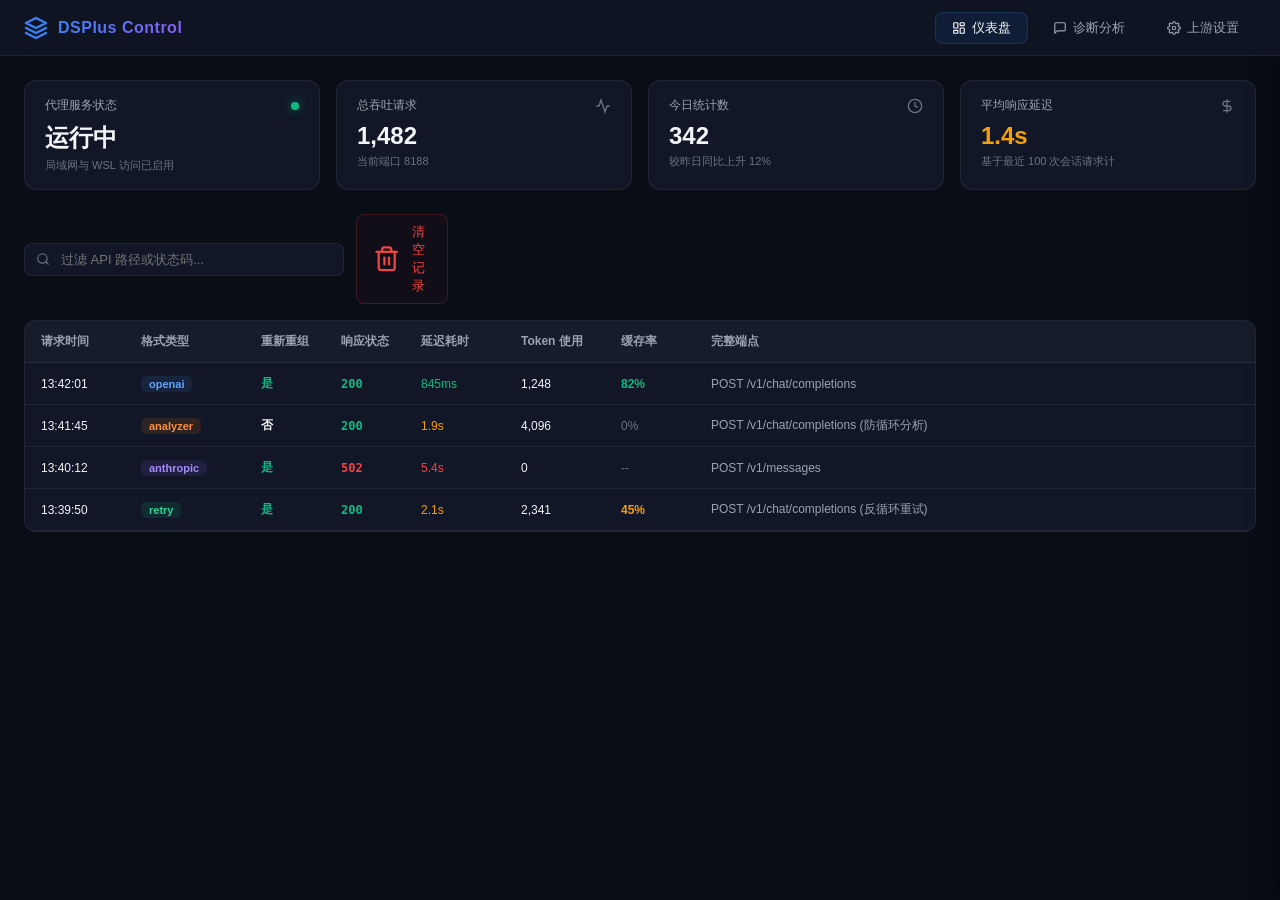
<file: web/demo.html>
<!DOCTYPE html>
<html lang="zh-CN">
<head>
<meta charset="UTF-8">
<meta name="viewport" content="width=device-width, initial-scale=1.0">
<title>DSPlus - 静态交互原型设计演示</title>
<style>
/* ── 核心设计系统与变量 ── */
:root {
  --bg: #090d16;
  --panel-bg: #111726;
  --panel-hover: #1b2336;
  --panel-active: #232d45;
  --border: rgba(255, 255, 255, 0.07);
  --border-focus: #3b82f6;
  --text-primary: #f3f4f6;
  --text-secondary: #9ca3af;
  --text-muted: #6b7280;
  
  --accent-blue: #3b82f6;
  --accent-blue-rgb: 59, 130, 246;
  --accent-green: #10b981;
  --accent-green-rgb: 16, 185, 129;
  --accent-red: #ef4444;
  --accent-red-rgb: 239, 68, 68;
  --accent-yellow: #f59e0b;
  --accent-yellow-rgb: 245, 158, 11;
  --accent-purple: #8b5cf6;
  --accent-purple-rgb: 139, 92, 246;
  --accent-orange: #f97316;
  --accent-orange-rgb: 249, 115, 22;
}

*, *::before, *::after {
  box-sizing: border-box;
  margin: 0;
  padding: 0;
}

::-webkit-scrollbar {
  width: 6px;
  height: 6px;
}
::-webkit-scrollbar-track {
  background: var(--bg);
}
::-webkit-scrollbar-thumb {
  background: var(--panel-active);
  border-radius: 3px;
}
::-webkit-scrollbar-thumb:hover {
  background: var(--text-muted);
}

body {
  font-family: 'Inter', -apple-system, BlinkMacSystemFont, "Segoe UI", Roboto, sans-serif;
  background: var(--bg);
  color: var(--text-primary);
  height: 100vh;
  display: flex;
  flex-direction: column;
  overflow: hidden;
}

/* ── 头部导航栏 (Glassmorphism) ── */
header {
  background: rgba(17, 23, 38, 0.75);
  backdrop-filter: blur(16px);
  border-bottom: 1px solid var(--border);
  padding: 0 24px;
  height: 56px;
  display: flex;
  align-items: center;
  justify-content: space-between;
  flex-shrink: 0;
  z-index: 50;
}
.brand {
  display: flex;
  align-items: center;
  gap: 10px;
}
.brand-icon {
  width: 24px;
  height: 24px;
  color: var(--accent-blue);
}
.brand-name {
  font-size: 16px;
  font-weight: 700;
  letter-spacing: 0.5px;
  background: linear-gradient(135deg, #3b82f6, #8b5cf6);
  -webkit-background-clip: text;
  -webkit-text-fill-color: transparent;
}
nav {
  display: flex;
  gap: 8px;
}
nav button {
  background: transparent;
  border: 1px solid transparent;
  color: var(--text-secondary);
  padding: 6px 16px;
  border-radius: 8px;
  cursor: pointer;
  font-size: 13px;
  font-weight: 500;
  display: flex;
  align-items: center;
  gap: 6px;
  transition: all 0.2s cubic-bezier(0.4, 0, 0.2, 1);
}
nav button svg {
  width: 14px;
  height: 14px;
}
nav button:hover {
  color: var(--text-primary);
  background: rgba(255, 255, 255, 0.04);
}
nav button.active {
  color: var(--text-primary);
  background: rgba(59, 130, 246, 0.1);
  border-color: rgba(59, 130, 246, 0.2);
}

/* ── 主内容区 ── */
main {
  flex: 1;
  overflow: hidden;
  position: relative;
}
.page {
  display: none;
  height: 100%;
  padding: 24px;
  overflow-y: auto;
}
.page.active {
  display: block;
}

/* ── 仪表盘页面组件 ── */
.status-grid {
  display: grid;
  grid-template-columns: repeat(auto-fit, minmax(220px, 1fr));
  gap: 16px;
  margin-bottom: 24px;
}
.card {
  background: var(--panel-bg);
  border: 1px solid var(--border);
  border-radius: 12px;
  padding: 16px 20px;
  display: flex;
  flex-direction: column;
  position: relative;
  overflow: hidden;
  transition: transform 0.2s, border-color 0.2s;
}
.card:hover {
  border-color: rgba(255, 255, 255, 0.12);
  transform: translateY(-2px);
}
.card-header {
  display: flex;
  justify-content: space-between;
  align-items: center;
  color: var(--text-secondary);
  font-size: 12px;
  font-weight: 500;
  margin-bottom: 8px;
}
.card-header svg {
  width: 16px;
  height: 16px;
  color: var(--text-muted);
}
.card-value {
  font-size: 24px;
  font-weight: 700;
  color: var(--text-primary);
  font-variant-numeric: tabular-nums;
}
.card-desc {
  font-size: 11px;
  color: var(--text-muted);
  margin-top: 4px;
}

.status-dot-active {
  width: 8px;
  height: 8px;
  border-radius: 50%;
  background: var(--accent-green);
  box-shadow: 0 0 10px rgba(16, 185, 129, 0.6);
}

/* 工具栏 */
.toolbar {
  display: flex;
  gap: 12px;
  align-items: center;
  margin-bottom: 16px;
}
.search-wrapper {
  position: relative;
  flex: 1;
  max-width: 320px;
}
.search-wrapper svg {
  position: absolute;
  left: 12px;
  top: 50%;
  transform: translateY(-50%);
  width: 14px;
  height: 14px;
  color: var(--text-muted);
}
.search-input {
  width: 100%;
  padding: 8px 12px 8px 36px;
  background: var(--panel-bg);
  border: 1px solid var(--border);
  border-radius: 8px;
  color: var(--text-primary);
  font-size: 13px;
  outline: none;
  transition: all 0.2s;
}
.search-input:focus {
  border-color: var(--accent-blue);
  box-shadow: 0 0 0 2px rgba(59, 130, 246, 0.15);
}

.btn {
  padding: 8px 16px;
  background: var(--panel-bg);
  border: 1px solid var(--border);
  border-radius: 8px;
  color: var(--text-primary);
  font-size: 13px;
  font-weight: 500;
  cursor: pointer;
  display: flex;
  align-items: center;
  gap: 6px;
  transition: all 0.2s;
}
.btn:hover {
  background: var(--panel-hover);
  border-color: rgba(255, 255, 255, 0.15);
}
.btn-danger {
  color: var(--accent-red);
  border-color: rgba(239, 68, 68, 0.2);
  background: rgba(239, 68, 68, 0.04);
}
.btn-danger:hover {
  background: rgba(239, 68, 68, 0.1);
  border-color: var(--accent-red);
}
.btn-primary {
  background: var(--accent-blue);
  color: #fff;
  border: none;
}
.btn-primary:hover {
  background: #2563eb;
}

/* 表格重构 */
.table-container {
  background: var(--panel-bg);
  border: 1px solid var(--border);
  border-radius: 12px;
  overflow: hidden;
}
.modern-table {
  width: 100%;
  border-collapse: collapse;
  font-size: 12px;
  text-align: left;
}
.modern-table th {
  padding: 12px 16px;
  background: rgba(255, 255, 255, 0.02);
  color: var(--text-secondary);
  font-weight: 600;
  border-bottom: 1px solid var(--border);
}
.modern-table td {
  padding: 12px 16px;
  border-bottom: 1px solid var(--border);
  color: var(--text-primary);
}
.modern-table tbody tr {
  cursor: pointer;
  transition: background 0.15s;
}
.modern-table tbody tr:hover {
  background: rgba(255, 255, 255, 0.02);
}
.modern-table tbody tr.active-row {
  background: rgba(59, 130, 246, 0.05);
}

/* Badge 徽章 */
.badge {
  display: inline-flex;
  align-items: center;
  padding: 2px 8px;
  border-radius: 6px;
  font-size: 11px;
  font-weight: 600;
}
.badge-openai {
  background: rgba(59, 130, 246, 0.12);
  color: #60a5fa;
}
.badge-anthropic {
  background: rgba(139, 92, 246, 0.12);
  color: #a78bfa;
}
.badge-analyzer {
  background: rgba(249, 115, 22, 0.12);
  color: #fb923c;
}
.badge-retry {
  background: rgba(16, 185, 129, 0.12);
  color: #34d399;
}
.status-code {
  font-family: monospace;
  font-weight: bold;
}
.status-success {
  color: var(--accent-green);
}
.status-error {
  color: var(--accent-red);
}

/* ── 右侧侧滑抽屉面板 (Slide-over Drawer) ── */
.drawer-overlay {
  position: absolute;
  top: 0;
  right: -420px;
  width: 420px;
  height: 100%;
  background: var(--panel-bg);
  border-left: 1px solid var(--border);
  box-shadow: -8px 0 24px rgba(0, 0, 0, 0.4);
  z-index: 100;
  display: flex;
  flex-direction: column;
  transition: right 0.3s cubic-bezier(0.4, 0, 0.2, 1);
}
.drawer-overlay.open {
  right: 0;
}
.drawer-header {
  padding: 16px 20px;
  border-bottom: 1px solid var(--border);
  display: flex;
  justify-content: space-between;
  align-items: center;
}
.drawer-title {
  font-size: 14px;
  font-weight: 600;
}
.drawer-close {
  background: transparent;
  border: none;
  color: var(--text-secondary);
  cursor: pointer;
  display: flex;
  align-items: center;
  justify-content: center;
  padding: 4px;
  border-radius: 4px;
}
.drawer-close:hover {
  background: rgba(255, 255, 255, 0.05);
  color: var(--text-primary);
}
.drawer-close svg {
  width: 16px;
  height: 16px;
}
.drawer-body {
  flex: 1;
  overflow-y: auto;
  padding: 20px;
}

.detail-section {
  margin-bottom: 20px;
}
.detail-section-header {
  display: flex;
  justify-content: space-between;
  align-items: center;
  cursor: pointer;
  user-select: none;
  margin-bottom: 8px;
}
.detail-label {
  font-size: 11px;
  font-weight: 600;
  color: var(--text-secondary);
  text-transform: uppercase;
  letter-spacing: 0.5px;
  display: flex;
  align-items: center;
  gap: 6px;
}
.detail-label svg {
  width: 10px;
  height: 10px;
  transition: transform 0.2s;
}
.detail-section.collapsed svg {
  transform: rotate(-90deg);
}
.detail-section.collapsed .code-block-wrapper {
  display: none;
}

.code-block-wrapper {
  position: relative;
  background: rgba(0, 0, 0, 0.25);
  border: 1px solid var(--border);
  border-radius: 8px;
  overflow: hidden;
}
.code-header {
  display: flex;
  justify-content: flex-end;
  padding: 6px 12px;
  background: rgba(255, 255, 255, 0.02);
  border-bottom: 1px solid var(--border);
}
.btn-copy {
  background: transparent;
  border: none;
  color: var(--text-muted);
  cursor: pointer;
  font-size: 10px;
  display: flex;
  align-items: center;
  gap: 4px;
  padding: 2px 6px;
  border-radius: 4px;
}
.btn-copy:hover {
  color: var(--text-primary);
  background: rgba(255, 255, 255, 0.04);
}
.btn-copy svg {
  width: 12px;
  height: 12px;
}
pre {
  margin: 0;
  padding: 12px;
  font-family: 'Fira Code', 'Cascadia Code', Consolas, monospace;
  font-size: 11px;
  line-height: 1.5;
  white-space: pre-wrap;
  word-break: break-all;
  overflow: auto;
  max-height: 240px;
}

/* ── 分析页面双栏布局 ── */
.analysis-layout {
  display: flex;
  height: 100%;
  margin: -24px; /* 抵消 page padding */
  overflow: hidden;
}
.analysis-sidebar {
  width: 300px;
  border-right: 1px solid var(--border);
  background: var(--panel-bg);
  display: flex;
  flex-direction: column;
  flex-shrink: 0;
}
.sidebar-title-bar {
  padding: 16px;
  border-bottom: 1px solid var(--border);
  display: flex;
  justify-content: space-between;
  align-items: center;
}
.sidebar-title-bar h3 {
  font-size: 13px;
  font-weight: 600;
}
.sidebar-list {
  flex: 1;
  overflow-y: auto;
}
.session-item {
  padding: 14px 16px;
  border-bottom: 1px solid var(--border);
  cursor: pointer;
  transition: background 0.15s;
}
.session-item:hover {
  background: rgba(255, 255, 255, 0.02);
}
.session-item.active {
  background: rgba(59, 130, 246, 0.05);
  border-left: 3px solid var(--accent-blue);
}
.session-header {
  display: flex;
  justify-content: space-between;
  margin-bottom: 6px;
}
.session-time {
  font-size: 11px;
  color: var(--text-muted);
}
.session-model {
  font-size: 12px;
  font-weight: 600;
  color: var(--text-primary);
  white-space: nowrap;
  overflow: hidden;
  text-overflow: ellipsis;
}

.analysis-main {
  flex: 1;
  display: flex;
  flex-direction: column;
  background: var(--bg);
  overflow: hidden;
}
.analysis-main-header {
  padding: 16px 24px;
  border-bottom: 1px solid var(--border);
  display: flex;
  justify-content: space-between;
  align-items: center;
  background: var(--panel-bg);
}
.analysis-summary-section {
  display: flex;
  gap: 16px;
  flex-wrap: wrap;
  margin-top: 6px;
  font-size: 12px;
  color: var(--text-secondary);
}
.summary-val {
  color: var(--text-primary);
  font-weight: 600;
}

.chat-timeline-container {
  flex: 1;
  overflow-y: auto;
  padding: 24px;
}
.chat-timeline {
  display: flex;
  flex-direction: column;
  gap: 20px;
  max-width: 800px;
  margin: 0 auto;
}

/* 聊天气泡设计 */
.chat-bubble {
  max-width: 85%;
  padding: 14px 18px;
  border-radius: 12px;
  line-height: 1.6;
  font-size: 13px;
  position: relative;
}
.chat-bubble.user {
  background: var(--panel-bg);
  border: 1px solid var(--border);
  align-self: flex-end;
  border-bottom-right-radius: 2px;
}
.chat-bubble.assistant {
  background: rgba(59, 130, 246, 0.03);
  border: 1px solid rgba(59, 130, 246, 0.15);
  align-self: flex-start;
  border-bottom-left-radius: 2px;
}
.bubble-meta {
  font-size: 11px;
  color: var(--text-muted);
  margin-bottom: 6px;
  display: flex;
  justify-content: space-between;
  align-items: center;
  font-weight: 500;
}
.bubble-meta-actions {
  display: flex;
  gap: 8px;
}
.bubble-link {
  color: var(--accent-blue);
  cursor: pointer;
  text-decoration: none;
}
.bubble-link:hover {
  text-decoration: underline;
}

/* 深度思考框设计 (DeepSeek Style) */
.reasoning-container {
  margin: 8px 0 12px 0;
}
.reasoning-toggle {
  background: rgba(255, 255, 255, 0.03);
  border: 1px solid var(--border);
  border-radius: 6px;
  padding: 8px 12px;
  font-size: 12px;
  color: var(--text-secondary);
  cursor: pointer;
  display: flex;
  justify-content: space-between;
  align-items: center;
  user-select: none;
  transition: background 0.15s;
}
.reasoning-toggle:hover {
  background: rgba(255, 255, 255, 0.05);
}
.reasoning-toggle svg {
  width: 12px;
  height: 12px;
  transition: transform 0.2s;
}
.reasoning-toggle.open svg {
  transform: rotate(180deg);
}
.reasoning-body {
  display: none;
  background: rgba(0, 0, 0, 0.15);
  border: 1px solid var(--border);
  border-top: none;
  border-radius: 0 0 6px 6px;
  padding: 12px;
  font-family: 'Fira Code', monospace;
  font-size: 11px;
  color: var(--text-secondary);
  white-space: pre-wrap;
  max-height: 250px;
  overflow-y: auto;
}
.reasoning-body.show {
  display: block;
  animation: slideDown 0.2s ease-out;
}

/* 系统干预通知卡片 */
.system-card {
  width: 100%;
  background: rgba(245, 158, 11, 0.03);
  border: 1px solid rgba(245, 158, 11, 0.15);
  border-radius: 8px;
  padding: 12px 16px;
  font-size: 12px;
  color: var(--text-primary);
  margin: 8px 0;
}
.system-card-header {
  font-weight: 600;
  color: var(--accent-yellow);
  display: flex;
  justify-content: space-between;
  align-items: center;
  margin-bottom: 4px;
}
.system-card.success {
  background: rgba(16, 185, 129, 0.03);
  border-color: rgba(16, 185, 129, 0.15);
}
.system-card.success .system-card-header {
  color: var(--accent-green);
}

.details-wrapper {
  margin-top: 8px;
  border-top: 1px dashed var(--border);
  padding-top: 8px;
}
.details-toggle {
  font-size: 11px;
  color: var(--text-muted);
  cursor: pointer;
  display: inline-flex;
  align-items: center;
  gap: 4px;
}
.details-content {
  display: none;
  margin-top: 6px;
  font-size: 11px;
  color: var(--text-muted);
  white-space: pre-wrap;
  font-family: monospace;
}
.details-content.show {
  display: block;
}

/* ── 设置页面组件 ── */
.settings-grid {
  display: grid;
  grid-template-columns: repeat(auto-fit, minmax(320px, 1fr));
  gap: 20px;
  max-width: 1000px;
}
.settings-card {
  background: var(--panel-bg);
  border: 1px solid var(--border);
  border-radius: 12px;
  padding: 20px;
}
.settings-card-title {
  font-size: 14px;
  font-weight: 600;
  margin-bottom: 16px;
  border-bottom: 1px solid var(--border);
  padding-bottom: 8px;
  display: flex;
  align-items: center;
  gap: 8px;
  color: var(--accent-blue);
}
.settings-card-title svg {
  width: 16px;
  height: 16px;
}

.form-group {
  margin-bottom: 16px;
}
.form-group label {
  display: block;
  font-size: 12px;
  font-weight: 500;
  color: var(--text-secondary);
  margin-bottom: 6px;
}
.form-control {
  width: 100%;
  padding: 8px 12px;
  background: var(--bg);
  border: 1px solid var(--border);
  border-radius: 8px;
  color: var(--text-primary);
  font-size: 13px;
  outline: none;
  transition: border-color 0.2s;
}
.form-control:focus {
  border-color: var(--accent-blue);
}
.form-hint {
  font-size: 11px;
  color: var(--text-muted);
  margin-top: 4px;
}

/* Toggle Switch */
.toggle-row {
  display: flex;
  justify-content: space-between;
  align-items: center;
  padding: 10px 0;
  border-bottom: 1px solid var(--border);
}
.toggle-row:last-child {
  border-bottom: none;
}
.toggle-info {
  display: flex;
  flex-direction: column;
}
.toggle-title {
  font-size: 12px;
  font-weight: 500;
}
.toggle-desc {
  font-size: 11px;
  color: var(--text-muted);
  margin-top: 2px;
}
.switch {
  position: relative;
  width: 40px;
  height: 20px;
}
.switch input {
  opacity: 0;
  width: 0;
  height: 0;
}
.slider {
  position: absolute;
  cursor: pointer;
  top: 0;
  left: 0;
  right: 0;
  bottom: 0;
  background-color: var(--panel-active);
  transition: .2s;
  border-radius: 20px;
}
.slider:before {
  position: absolute;
  content: "";
  height: 14px;
  width: 14px;
  left: 3px;
  bottom: 3px;
  background-color: white;
  transition: .2s;
  border-radius: 50%;
}
input:checked + .slider {
  background-color: var(--accent-green);
}
input:checked + .slider:before {
  transform: translateX(20px);
}

/* ── Toast ── */
.toast {
  position: fixed;
  bottom: 24px;
  right: 24px;
  background: rgba(16, 185, 129, 0.95);
  backdrop-filter: blur(8px);
  color: #ffffff;
  padding: 10px 20px;
  border-radius: 8px;
  font-size: 13px;
  font-weight: 500;
  box-shadow: 0 4px 12px rgba(0,0,0,0.3);
  display: flex;
  align-items: center;
  gap: 8px;
  z-index: 200;
  opacity: 0;
  transform: translateY(10px);
  transition: all 0.3s cubic-bezier(0.4, 0, 0.2, 1);
  pointer-events: none;
}
.toast.show {
  opacity: 1;
  transform: translateY(0);
}
.toast svg {
  width: 16px;
  height: 16px;
}

@keyframes slideDown {
  from { opacity: 0; transform: translateY(-5px); }
  to { opacity: 1; transform: translateY(0); }
}
</style>
</head>
<body>

<!-- ── 头部导航栏 ── -->
<header>
  <div class="brand">
    <!-- 纯 SVG Brand 图标 -->
    <svg class="brand-icon" viewBox="0 0 24 24" fill="none" stroke="currentColor" stroke-width="2.5" stroke-linecap="round" stroke-linejoin="round">
      <path d="M12 2L2 7l10 5 10-5-10-5zM2 17l10 5 10-5M2 12l10 5 10-5"/>
    </svg>
    <span class="brand-name">DSPlus Control</span>
  </div>
  <nav>
    <button class="active" onclick="switchPage('dashboard')">
      <svg viewBox="0 0 24 24" fill="none" stroke="currentColor" stroke-width="2" stroke-linecap="round" stroke-linejoin="round">
        <rect x="3" y="3" width="7" height="9" rx="1"/><rect x="14" y="3" width="7" height="5" rx="1"/><rect x="14" y="12" width="7" height="9" rx="1"/><rect x="3" y="16" width="7" height="5" rx="1"/>
      </svg>
      仪表盘
    </button>
    <button onclick="switchPage('analysis')">
      <svg viewBox="0 0 24 24" fill="none" stroke="currentColor" stroke-width="2" stroke-linecap="round" stroke-linejoin="round">
        <path d="M21 15a2 2 0 0 1-2 2H7l-4 4V5a2 2 0 0 1 2-2h14a2 2 0 0 1 2 2z"/>
      </svg>
      诊断分析
    </button>
    <button onclick="switchPage('settings')">
      <svg viewBox="0 0 24 24" fill="none" stroke="currentColor" stroke-width="2" stroke-linecap="round" stroke-linejoin="round">
        <circle cx="12" cy="12" r="3"/><path d="M19.4 15a1.65 1.65 0 0 0 .33 1.82l.06.06a2 2 0 1 1-2.83 2.83l-.06-.06a1.65 1.65 0 0 0-1.82-.33 1.65 1.65 0 0 0-1 1.51V21a2 2 0 0 1-4 0v-.09A1.65 1.65 0 0 0 9 19.4a1.65 1.65 0 0 0-1.82.33l-.06.06a2 2 0 1 1-2.83-2.83l.06-.06a1.65 1.65 0 0 0 .33-1.82 1.65 1.65 0 0 0-1.51-1H3a2 2 0 0 1 0-4h.09A1.65 1.65 0 0 0 4.6 9a1.65 1.65 0 0 0-.33-1.82l-.06-.06a2 2 0 1 1 2.83-2.83l.06.06a1.65 1.65 0 0 0 1.82.33H9a1.65 1.65 0 0 0 1-1.51V3a2 2 0 0 1 4 0v.09a1.65 1.65 0 0 0 1 1.51 1.65 1.65 0 0 0 1.82-.33l.06-.06a2 2 0 1 1 2.83 2.83l-.06.06a1.65 1.65 0 0 0-.33 1.82V9a1.65 1.65 0 0 0 1.51 1H21a2 2 0 0 1 0 4h-.09a1.65 1.65 0 0 0-1.51 1z"/>
      </svg>
      上游设置
    </button>
  </nav>
</header>

<main>
  <!-- ── 仪表盘页面 ── -->
  <section id="dashboard" class="page active">
    <!-- 指标网格卡片 -->
    <div class="status-grid">
      <div class="card">
        <div class="card-header">
          <span>代理服务状态</span>
          <div class="status-dot-active"></div>
        </div>
        <div class="card-value">运行中</div>
        <div class="card-desc">局域网与 WSL 访问已启用</div>
      </div>
      <div class="card">
        <div class="card-header">
          <span>总吞吐请求</span>
          <svg viewBox="0 0 24 24" fill="none" stroke="currentColor" stroke-width="2"><polyline points="22 12 18 12 15 21 9 3 6 12 2 12"/></svg>
        </div>
        <div class="card-value">1,482</div>
        <div class="card-desc">当前端口 8188</div>
      </div>
      <div class="card">
        <div class="card-header">
          <span>今日统计数</span>
          <svg viewBox="0 0 24 24" fill="none" stroke="currentColor" stroke-width="2"><circle cx="12" cy="12" r="10"/><polyline points="12 6 12 12 16 14"/></svg>
        </div>
        <div class="card-value">342</div>
        <div class="card-desc">较昨日同比上升 12%</div>
      </div>
      <div class="card">
        <div class="card-header">
          <span>平均响应延迟</span>
          <svg viewBox="0 0 24 24" fill="none" stroke="currentColor" stroke-width="2"><path d="M12 2v20M17 5H9.5a3.5 3.5 0 0 0 0 7h5a3.5 3.5 0 0 1 0 7H6"/></svg>
        </div>
        <div class="card-value" style="color: var(--accent-yellow)">1.4s</div>
        <div class="card-desc">基于最近 100 次会话请求计</div>
      </div>
    </div>

    <!-- 过滤器与工具栏 -->
    <div class="toolbar">
      <div class="search-wrapper">
        <svg viewBox="0 0 24 24" fill="none" stroke="currentColor" stroke-width="2" stroke-linecap="round" stroke-linejoin="round">
          <circle cx="11" cy="11" r="8"/><line x1="21" y1="21" x2="16.65" y2="16.65"/>
        </svg>
        <input type="text" class="search-input" placeholder="过滤 API 路径或状态码...">
      </div>
      <button class="btn btn-danger" onclick="triggerToast('历史日志记录已全部清空')">
        <svg viewBox="0 0 24 24" fill="none" stroke="currentColor" stroke-width="2" stroke-linecap="round" stroke-linejoin="round">
          <polyline points="3 6 5 6 21 6"/><path d="M19 6v14a2 2 0 0 1-2 2H7a2 2 0 0 1-2-2V6m3 0V4a2 2 0 0 1 2-2h4a2 2 0 0 1 2 2v2"/><line x1="10" y1="11" x2="10" y2="17"/><line x1="14" y1="11" x2="14" y2="17"/>
        </svg>
        清空记录
      </button>
    </div>

    <!-- 现代日志表格 -->
    <div class="table-container">
      <table class="modern-table">
        <thead>
          <tr>
            <th style="width: 100px">请求时间</th>
            <th style="width: 120px">格式类型</th>
            <th style="width: 80px">重新重组</th>
            <th style="width: 80px">响应状态</th>
            <th style="width: 100px">延迟耗时</th>
            <th style="width: 100px">Token 使用</th>
            <th style="width: 90px">缓存率</th>
            <th>完整端点</th>
          </tr>
        </thead>
        <tbody>
          <tr onclick="openDrawer('001')">
            <td>13:42:01</td>
            <td><span class="badge badge-openai">openai</span></td>
            <td><span class="status-code status-success">是</span></td>
            <td><span class="status-code status-success">200</span></td>
            <td style="color: var(--accent-green)">845ms</td>
            <td>1,248</td>
            <td style="color: var(--accent-green); font-weight: 600">82%</td>
            <td style="color: var(--text-secondary)">POST /v1/chat/completions</td>
          </tr>
          <tr onclick="openDrawer('002')">
            <td>13:41:45</td>
            <td><span class="badge badge-analyzer">analyzer</span></td>
            <td><span class="status-code status-muted">否</span></td>
            <td><span class="status-code status-success">200</span></td>
            <td style="color: var(--accent-yellow)">1.9s</td>
            <td>4,096</td>
            <td style="color: var(--text-muted)">0%</td>
            <td style="color: var(--text-secondary)">POST /v1/chat/completions (防循环分析)</td>
          </tr>
          <tr onclick="openDrawer('003')">
            <td>13:40:12</td>
            <td><span class="badge badge-anthropic">anthropic</span></td>
            <td><span class="status-code status-success">是</span></td>
            <td><span class="status-code status-error">502</span></td>
            <td style="color: var(--accent-red)">5.4s</td>
            <td>0</td>
            <td style="color: var(--text-muted)">--</td>
            <td style="color: var(--text-secondary)">POST /v1/messages</td>
          </tr>
          <tr onclick="openDrawer('004')">
            <td>13:39:50</td>
            <td><span class="badge badge-retry">retry</span></td>
            <td><span class="status-code status-success">是</span></td>
            <td><span class="status-code status-success">200</span></td>
            <td style="color: var(--accent-yellow)">2.1s</td>
            <td>2,341</td>
            <td style="color: var(--accent-yellow); font-weight: 600">45%</td>
            <td style="color: var(--text-secondary)">POST /v1/chat/completions (反循环重试)</td>
          </tr>
        </tbody>
      </table>
    </div>

    <!-- 右侧滑出抽屉面板 (Slide Drawer) -->
    <div class="drawer-overlay" id="detailDrawer">
      <div class="drawer-header">
        <span class="drawer-title" id="drawerTitle">请求详情 #001</span>
        <button class="drawer-close" onclick="closeDrawer()">
          <svg viewBox="0 0 24 24" fill="none" stroke="currentColor" stroke-width="2" stroke-linecap="round" stroke-linejoin="round">
            <line x1="18" y1="6" x2="6" y2="18"/><line x1="6" y1="6" x2="18" y2="18"/>
          </svg>
        </button>
      </div>
      <div class="drawer-body">
        <!-- 基本信息段 -->
        <div class="detail-section">
          <div class="detail-section-header" onclick="toggleDetailSection(this)">
            <span class="detail-label">
              <svg viewBox="0 0 24 24" fill="none" stroke="currentColor" stroke-width="3"><polyline points="6 9 12 15 18 9"/></svg>
              基本指标
            </span>
          </div>
          <div class="code-block-wrapper">
            <pre>时间: 2026-06-10 13:42:01&#10;状态码: 200 (OK)&#10;延迟: 845ms&#10;缓存命中: 1,024 tokens&#10;新输出: 224 tokens</pre>
          </div>
        </div>

        <!-- 原始请求体 -->
        <div class="detail-section">
          <div class="detail-section-header" onclick="toggleDetailSection(this)">
            <span class="detail-label">
              <svg viewBox="0 0 24 24" fill="none" stroke="currentColor" stroke-width="3"><polyline points="6 9 12 15 18 9"/></svg>
              原始请求体
            </span>
          </div>
          <div class="code-block-wrapper">
            <div class="code-header">
              <button class="btn-copy" onclick="copyCode(this)">
                <svg viewBox="0 0 24 24" fill="none" stroke="currentColor" stroke-width="2"><rect x="9" y="9" width="13" height="13" rx="2" ry="2"/><path d="M5 15H4a2 2 0 0 1-2-2V4a2 2 0 0 1 2-2h9a2 2 0 0 1 2 2v1"/></svg>
                复制
              </button>
            </div>
            <pre>{
  "model": "deepseek-reasoner",
  "messages": [
    {
      "role": "user",
      "content": "请计算 2^10 的值"
    }
  ],
  "stream": true
}</pre>
          </div>
        </div>

        <!-- 重组请求体 -->
        <div class="detail-section">
          <div class="detail-section-header" onclick="toggleDetailSection(this)">
            <span class="detail-label">
              <svg viewBox="0 0 24 24" fill="none" stroke="currentColor" stroke-width="3"><polyline points="6 9 12 15 18 9"/></svg>
              重组后请求体
            </span>
          </div>
          <div class="code-block-wrapper">
            <div class="code-header">
              <button class="btn-copy" onclick="copyCode(this)">
                <svg viewBox="0 0 24 24" fill="none" stroke="currentColor" stroke-width="2"><rect x="9" y="9" width="13" height="13" rx="2" ry="2"/><path d="M5 15H4a2 2 0 0 1-2-2V4a2 2 0 0 1 2-2h9a2 2 0 0 1 2 2v1"/></svg>
                复制
              </button>
            </div>
            <pre>{
  "model": "deepseek-reasoner",
  "messages": [
    {
      "role": "system",
      "content": "[DSPlus 系统注入的最高指令缓存规约]"
    },
    {
      "role": "user",
      "content": "请计算 2^10 的值"
    }
  ],
  "thinking_mode": "enabled",
  "reasoning_effort": "high",
  "stream": true
}</pre>
          </div>
        </div>
      </div>
    </div>
  </section>

  <!-- ── 诊断分析页面 ── -->
  <section id="analysis" class="page">
    <div class="analysis-layout">
      <!-- 左栏：会话列表 -->
      <div class="analysis-sidebar">
        <div class="sidebar-title-bar">
          <h3>会话历史列表</h3>
          <button class="btn" style="padding: 4px 8px; font-size: 11px;" onclick="triggerToast('分析列表已更新')">
            <svg viewBox="0 0 24 24" fill="none" stroke="currentColor" stroke-width="2" style="width: 12px; height: 12px;"><path d="M21.5 2v6h-6M21.34 15.57a10 10 0 1 1-.57-8.38l5.67-5.67"/></svg>
            刷新
          </button>
        </div>
        <div class="sidebar-list">
          <div class="session-item active" onclick="selectSession('s-982')">
            <div class="session-header">
              <span class="session-time">13:42:01</span>
              <span class="badge badge-openai">OPENAI</span>
            </div>
            <div class="session-model" title="deepseek-reasoner">deepseek-reasoner</div>
            <div style="font-size: 11px; color: var(--text-muted); margin-top: 4px; display: flex; justify-content: space-between;">
              <span>总 Token: 1.2k</span>
              <span style="color: var(--accent-green)">状态 200</span>
            </div>
          </div>
          <div class="session-item" onclick="selectSession('s-975')">
            <div class="session-header">
              <span class="session-time">13:39:50</span>
              <span class="badge badge-openai">OPENAI</span>
            </div>
            <div class="session-model" title="deepseek-chat">deepseek-chat</div>
            <div style="font-size: 11px; color: var(--text-muted); margin-top: 4px; display: flex; justify-content: space-between;">
              <span>总 Token: 2.3k</span>
              <span style="color: var(--accent-green)">防死循环重试</span>
            </div>
          </div>
          <div class="session-item" onclick="selectSession('s-961')">
            <div class="session-header">
              <span class="session-time">13:30:12</span>
              <span class="badge badge-anthropic">ANTHROPIC</span>
            </div>
            <div class="session-model" title="claude-3-5-sonnet">claude-3-5-sonnet</div>
            <div style="font-size: 11px; color: var(--text-muted); margin-top: 4px; display: flex; justify-content: space-between;">
              <span>总 Token: --</span>
              <span style="color: var(--accent-red)">网络超时 (502)</span>
            </div>
          </div>
        </div>
      </div>

      <!-- 右栏：对话详情 -->
      <div class="analysis-main">
        <div class="analysis-main-header">
          <div>
            <h3 id="sessionTitle">会话诊断报告 #s-982</h3>
            <div class="analysis-summary-section">
              <span>请求数: <span class="summary-val">1</span></span>
              <span>总 Token: <span class="summary-val">1,248 (入: 1,024 / 出: 224)</span></span>
              <span>缓存命中: <span class="summary-val" style="color: var(--accent-green)">82%</span></span>
              <span>异常重试: <span class="summary-val">0</span></span>
            </div>
          </div>
          <button class="btn btn-primary" onclick="triggerToast('Markdown 文档导出成功')">
            <svg viewBox="0 0 24 24" fill="none" stroke="currentColor" stroke-width="2" style="width: 14px; height: 14px;"><path d="M21 15v4a2 2 0 0 1-2 2H5a2 2 0 0 1-2-2v-4"/><polyline points="7 10 12 15 17 10"/><line x1="12" y1="15" x2="12" y2="3"/></svg>
            导出 Markdown
          </button>
        </div>

        <div class="chat-timeline-container">
          <div class="chat-timeline">
            <!-- 气泡 1: 系统 Prompt 优化 -->
            <div class="chat-bubble user">
              <div class="bubble-meta">
                <span>用户 (System & User)</span>
                <span class="bubble-meta-actions">
                  <span class="bubble-link" onclick="triggerToast('已切换至仪表盘查看对应请求数据')">定位流量</span>
                </span>
              </div>
              <div style="color: var(--text-secondary); margin-bottom: 4px; font-weight: 500;">系统指令：</div>
              <div style="padding: 8px; background: rgba(0,0,0,0.15); border-radius: 6px; font-family: monospace; font-size: 11px; margin-bottom: 10px;">你是一个专业的 Golang 工程师，只回答简洁的代码。</div>
              <div style="color: var(--text-secondary); margin-bottom: 4px; font-weight: 500;">用户输入：</div>
              <div>如何用 Go 编写一个最简单的 http 代理服务器？</div>
              
              <!-- 系统注入处理项 -->
              <div class="details-wrapper">
                <div class="details-toggle" onclick="toggleDetailsContent(this)">
                  <svg viewBox="0 0 24 24" fill="none" stroke="currentColor" stroke-width="3" style="width: 8px; height: 8px;"><polyline points="6 9 12 15 18 9"/></svg>
                  系统底层优化处理项 (已应用规则)
                </div>
                <div class="details-content">
• 已将 System Prompt 重新对齐拼接至首条用户消息后，提升缓存命中概率
• 已开启 reasoning_content 结构性缺陷自动填充补全规则
                </div>
              </div>
            </div>

            <!-- 气泡 2: AI 响应 -->
            <div class="chat-bubble assistant">
              <div class="bubble-meta">
                <span>AI 响应 (deepseek-reasoner)</span>
                <span>推理用时: 14s</span>
              </div>
              
              <!-- 深度思考框 -->
              <div class="reasoning-container">
                <div class="reasoning-toggle" onclick="toggleReasoningBox(this)">
                  <span>深度思考过程 (展开 142 字)</span>
                  <svg viewBox="0 0 24 24" fill="none" stroke="currentColor" stroke-width="2"><polyline points="6 9 12 15 18 9"/></svg>
                </div>
                <div class="reasoning-body">
用户需要一个极简的 Golang HTTP 代理。
思路：
1. 监听本地端口。
2. 接收客户端的 HTTP 请求。
3. 使用 http.DefaultTransport.RoundTrip 发送给目标服务器并转发回执。
4. 使用标准库 net/http 即可。
代码需要极简且可以编译运行。完成。
                </div>
              </div>

              <!-- 回复内容 -->
              <div style="margin-top: 10px;">
                <p>下面是一个使用 Go 标准库实现的极简 HTTP 代理服务示例：</p>
                <div class="code-block-wrapper" style="margin-top: 8px;">
                  <pre>package main

import (
	"net/http"
)

func main() {
	http.ListenAndServe(":8080", http.HandlerFunc(func(w http.ResponseWriter, r *http.Request) {
		r.RequestURI = ""
		resp, _ := http.DefaultTransport.RoundTrip(r)
		defer resp.Body.Close()
		
		for k, vv := range resp.Header {
			for _, v := range vv {
				w.Header().Add(k, v)
			}
		}
		w.WriteHeader(resp.StatusCode)
		io.Copy(w, resp.Body)
	}))
}</pre>
                </div>
              </div>
            </div>

            <!-- 气泡 3: 防循环检测干预 -->
            <div class="system-card">
              <div class="system-card-header">
                <span>系统并行防循环机制已触发</span>
              </div>
              <div>检测到模型因 finish_reason="length" 被意外拦截中断。思维分析判定为：<b>递归生成陷阱</b>。</div>
            </div>

            <div class="system-card success">
              <div class="system-card-header">
                <span>系统底层自动补偿重试成功</span>
              </div>
              <div>已基于原会话强制剥离冗余思考过程，引导目标节点并以模型 <b>deepseek-v4-pro</b> 重启计算成功，避免上下文发散。</div>
            </div>

          </div>
        </div>
      </div>
    </div>
  </section>

  <!-- ── 设置选项页面 ── -->
  <section id="settings" class="page">
    <div class="settings-grid">
      <!-- 基础与授权 -->
      <div class="settings-card">
        <div class="settings-card-title">
          <svg viewBox="0 0 24 24" fill="none" stroke="currentColor" stroke-width="2" stroke-linecap="round" stroke-linejoin="round">
            <path d="M21 2l-2 2m-7.61 7.61a5.5 5.5 0 1 1-7.778 7.778 5.5 5.5 0 0 1 7.777-7.777zm0 0L15.5 7.5m0 0l3 3L22 7l-3-3m-3.5 3.5L19 4"/>
          </svg>
          接口鉴权与网络基础
        </div>
        <div class="form-group">
          <label>DeepSeek 官方 API 密钥</label>
          <input type="password" class="form-control" value="••••••••••••••••••••••••••••••••••••">
          <div class="form-hint">仅持久化保存在用户本地磁盘的 config.json 中，绝对保密</div>
        </div>
        <div class="form-group">
          <label>代理监听端口</label>
          <input type="number" class="form-control" value="8188">
          <div class="form-hint">修改端口后需要点击下方保存并执行重启服务</div>
        </div>
        <div class="form-group">
          <label>OpenAI 转发目标端点</label>
          <input type="text" class="form-control" value="https://api.deepseek.com">
        </div>
      </div>

      <!-- 高级代理干预 -->
      <div class="settings-card">
        <div class="settings-card-title">
          <svg viewBox="0 0 24 24" fill="none" stroke="currentColor" stroke-width="2" stroke-linecap="round" stroke-linejoin="round">
            <polygon points="12 2 2 7 12 12 22 7 12 2"/><polyline points="2 17 12 22 22 17"/><polyline points="2 12 12 17 22 12"/>
          </svg>
          思维干预与规则拦截
        </div>
        
        <div class="toggle-row">
          <div class="toggle-info">
            <span class="toggle-title">思考强度控制 (Thinking Parameter)</span>
            <span class="toggle-desc">强制改写下行数据中的思考逻辑开关</span>
          </div>
          <label class="switch">
            <input type="checkbox" checked>
            <span class="slider"></span>
          </label>
        </div>

        <div class="toggle-row">
          <div class="toggle-info">
            <span class="toggle-title">System Prompt 位置智能对齐</span>
            <span class="toggle-desc">将系统提示词强制排布在首条消息后，提升命中效率</span>
          </div>
          <label class="switch">
            <input type="checkbox" checked>
            <span class="slider"></span>
          </label>
        </div>

        <div class="toggle-row">
          <div class="toggle-info">
            <span class="toggle-title">防无限发散与循环机制</span>
            <span class="toggle-desc">判定输出截断时并行的反思维死循环诊断重试</span>
          </div>
          <label class="switch">
            <input type="checkbox" checked>
            <span class="slider"></span>
          </label>
        </div>

        <div class="toggle-row">
          <div class="toggle-info">
            <span class="toggle-title">局域网及跨平台设备访问</span>
            <span class="toggle-desc">启用后将开放并监听 0.0.0.0 端口供局域网访问</span>
          </div>
          <label class="switch">
            <input type="checkbox">
            <span class="slider"></span>
          </label>
        </div>
      </div>
    </div>

    <!-- 底部保存区 -->
    <div style="margin-top: 24px; display: flex; gap: 12px;">
      <button class="btn btn-primary" onclick="triggerToast('全局配置参数已成功保存并同步')">保存全局配置</button>
      <button class="btn" onclick="triggerToast('已恢复成初始默认参数值')">恢复默认参数</button>
    </div>
  </section>
</main>

<!-- ── Toast 弹窗 ── -->
<div class="toast" id="globalToast">
  <svg viewBox="0 0 24 24" fill="none" stroke="currentColor" stroke-width="2" stroke-linecap="round" stroke-linejoin="round">
    <polyline points="20 6 9 17 4 12"/>
  </svg>
  <span id="toastMessage">已保存</span>
</div>

<script>
// ── 页面切换 ──
function switchPage(pageId) {
  document.querySelectorAll('.page').forEach(p => p.classList.remove('active'));
  document.getElementById(pageId).classList.add('active');
  
  document.querySelectorAll('nav button').forEach(btn => {
    btn.classList.remove('active');
  });
  event.currentTarget.classList.add('active');
  
  // 切换页面时，如果是切换到非 dashboard，确保侧滑抽屉关闭
  if (pageId !== 'dashboard') {
    closeDrawer();
  }
}

// ── 仪表盘侧滑抽屉 ──
function openDrawer(id) {
  const drawer = document.getElementById('detailDrawer');
  document.getElementById('drawerTitle').innerText = '请求详情 #' + id;
  drawer.classList.add('open');
  
  // 给点击的行加一个高亮类
  document.querySelectorAll('.modern-table tbody tr').forEach(tr => tr.classList.remove('active-row'));
  event.currentTarget.classList.add('active-row');
}

function closeDrawer() {
  const drawer = document.getElementById('detailDrawer');
  drawer.classList.remove('open');
  document.querySelectorAll('.modern-table tbody tr').forEach(tr => tr.classList.remove('active-row'));
}

function toggleDetailSection(el) {
  const parent = el.parentElement;
  parent.classList.toggle('collapsed');
}

// ── 分析页面对话诊断交互 ──
function selectSession(sessionId) {
  document.querySelectorAll('.session-item').forEach(item => item.classList.remove('active'));
  event.currentTarget.classList.add('active');
  document.getElementById('sessionTitle').innerText = '会话诊断报告 #' + sessionId;
  triggerToast('已加载会话数据 ' + sessionId);
}

function toggleReasoningBox(el) {
  el.classList.toggle('open');
  const body = el.nextElementSibling;
  body.classList.toggle('show');
}

function toggleDetailsContent(el) {
  const body = el.nextElementSibling;
  body.classList.toggle('show');
}

// ── 复制按钮逻辑 ──
function copyCode(btn) {
  const pre = btn.parentElement.nextElementSibling;
  navigator.clipboard.writeText(pre.textContent).then(() => {
    btn.innerHTML = `
      <svg viewBox="0 0 24 24" fill="none" stroke="currentColor" stroke-width="2" style="width: 12px; height: 12px; color: var(--accent-green)"><polyline points="20 6 9 17 4 12"/></svg>
      <span style="color: var(--accent-green)">已复制</span>
    `;
    setTimeout(() => {
      btn.innerHTML = `
        <svg viewBox="0 0 24 24" fill="none" stroke="currentColor" stroke-width="2" style="width: 12px; height: 12px;"><rect x="9" y="9" width="13" height="13" rx="2" ry="2"/><path d="M5 15H4a2 2 0 0 1-2-2V4a2 2 0 0 1 2-2h9a2 2 0 0 1 2 2v1"/></svg>
        复制
      `;
    }, 1500);
  });
}

// ── 提示反馈逻辑 ──
function triggerToast(msg) {
  const toast = document.getElementById('globalToast');
  document.getElementById('toastMessage').innerText = msg;
  toast.classList.add('show');
  setTimeout(() => {
    toast.classList.remove('show');
  }, 2500);
}
</script>

</body>
</html>
</file>
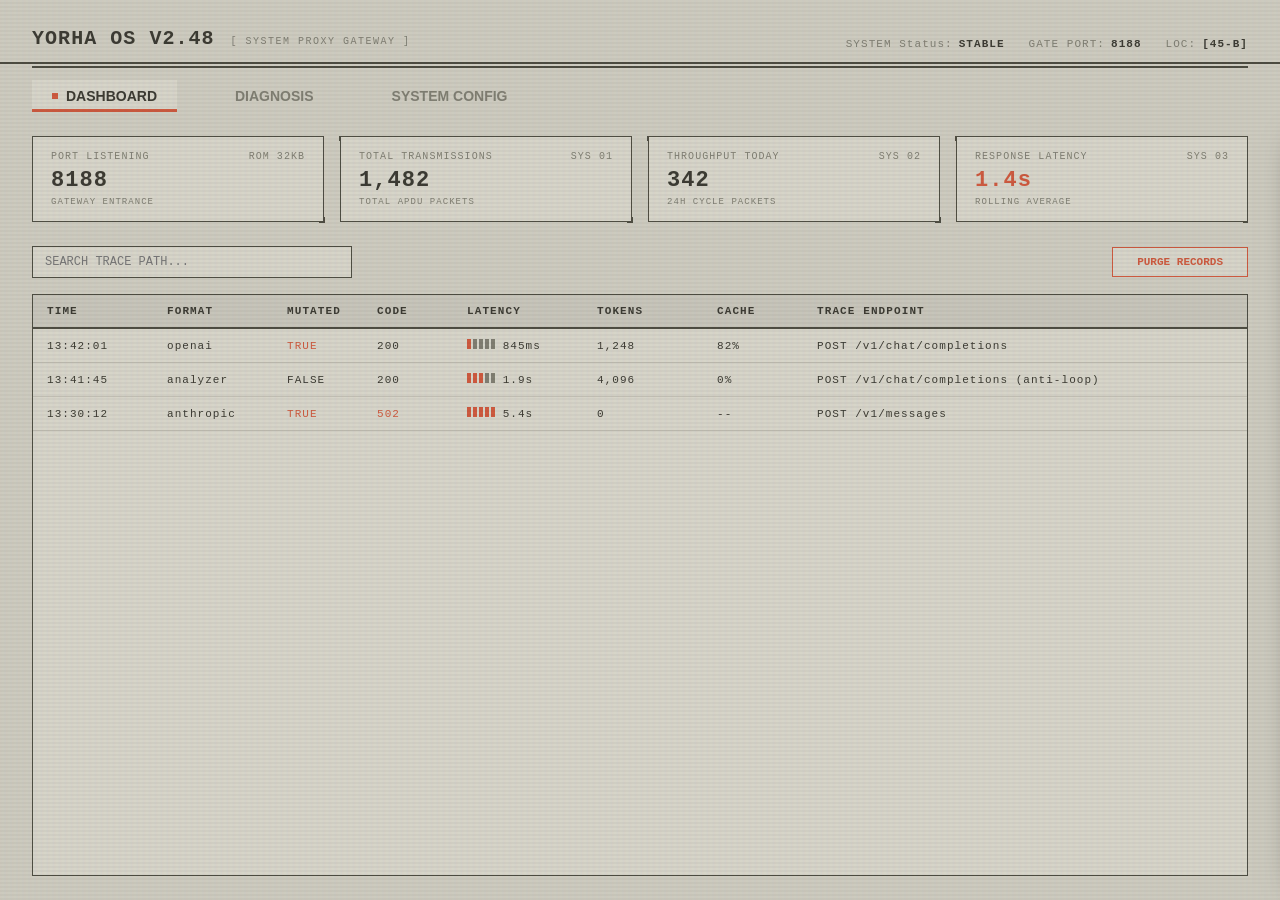
<file: web/demo_yorha.html>
<!DOCTYPE html>
<html lang="zh-CN">
<head>
<meta charset="UTF-8">
<meta name="viewport" content="width=device-width, initial-scale=1.0">
<title>DSPlus - YoRHa UI Prototype</title>
<style>
/* ── 寄叶部队(YoRHa) 主题变量与排版 ── */
:root {
  --yorha-bg: #cdcbbf;
  --yorha-fg: #3c3b33;
  --yorha-fg-dim: #7f7e72;
  --yorha-border: #4e4d42;
  --yorha-panel: #d7d5c9;
  --yorha-panel-hover: #b5b3a4;
  --yorha-accent: #cd5a3f;      /* 尼尔经典的亮橘红高亮 */
  --yorha-accent-dim: #9c412b;
  --yorha-dark: #1b1b19;        /* 用于暗部和黑底遮罩 */
  --yorha-shadow: rgba(60, 59, 51, 0.15);
}

*, *::before, *::after {
  box-sizing: border-box;
  margin: 0;
  padding: 0;
}

::-webkit-scrollbar {
  width: 5px;
  height: 5px;
}
::-webkit-scrollbar-track {
  background: var(--yorha-panel);
}
::-webkit-scrollbar-thumb {
  background: var(--yorha-fg-dim);
}

body {
  font-family: 'Consolas', 'Fira Code', 'Courier New', 'Microsoft YaHei', monospace;
  background-color: var(--yorha-bg);
  color: var(--yorha-fg);
  height: 100vh;
  display: flex;
  flex-direction: column;
  overflow: hidden;
  position: relative;
  letter-spacing: 0.08em;
  font-size: 13px;
}

/* 尼尔风格扫描线背景纹理 */
body::before {
  content: "";
  position: absolute;
  top: 0; left: 0; right: 0; bottom: 0;
  background: linear-gradient(rgba(18, 16, 16, 0) 50%, rgba(0, 0, 0, 0.03) 50%), linear-gradient(90deg, rgba(255, 0, 0, 0.01), rgba(0, 255, 0, 0.005), rgba(0, 0, 255, 0.01));
  background-size: 100% 4px, 6px 100%;
  pointer-events: none;
  z-index: 100;
}

/* ── 尼尔顶部横幅 ── */
.yorha-header {
  height: 64px;
  border-bottom: 2px solid var(--yorha-border);
  padding: 0 32px;
  display: flex;
  align-items: flex-end;
  justify-content: space-between;
  padding-bottom: 12px;
  flex-shrink: 0;
  position: relative;
}
/* 装饰用的小横条和断线 */
.yorha-header::after {
  content: "";
  position: absolute;
  bottom: -6px;
  left: 32px;
  right: 32px;
  height: 2px;
  background-color: var(--yorha-border);
}
.header-left {
  display: flex;
  align-items: baseline;
  gap: 16px;
}
.header-title {
  font-size: 20px;
  font-weight: bold;
  text-transform: uppercase;
  color: var(--yorha-fg);
}
.header-subtitle {
  font-size: 10px;
  color: var(--yorha-fg-dim);
  letter-spacing: 0.15em;
}

.header-right {
  font-size: 11px;
  color: var(--yorha-fg-dim);
  display: flex;
  gap: 24px;
  align-items: center;
}
.header-stat {
  display: flex;
  align-items: center;
  gap: 6px;
}
.header-stat span {
  font-weight: bold;
  color: var(--yorha-fg);
}

/* ── 导航标签 ── */
.yorha-nav {
  display: flex;
  gap: 24px;
  padding: 16px 32px 0 32px;
  flex-shrink: 0;
}
.nav-tab {
  background: transparent;
  border: none;
  color: var(--yorha-fg-dim);
  padding: 8px 20px;
  font-size: 14px;
  font-weight: bold;
  text-transform: uppercase;
  cursor: pointer;
  position: relative;
  transition: all 0.2s;
  display: flex;
  align-items: center;
  gap: 8px;
}
/* 标签左侧的尼尔方块指示器 */
.nav-tab::before {
  content: "";
  display: inline-block;
  width: 6px;
  height: 6px;
  background-color: transparent;
  transition: background-color 0.2s;
}
.nav-tab.active {
  color: var(--yorha-fg);
  background-color: var(--yorha-panel);
}
.nav-tab.active::before {
  background-color: var(--yorha-accent);
}
/* 激活时的底部切斜条装饰 */
.nav-tab.active::after {
  content: "";
  position: absolute;
  bottom: 0;
  left: 0;
  width: 100%;
  height: 3px;
  background-color: var(--yorha-accent);
}
.nav-tab:hover:not(.active) {
  color: var(--yorha-fg);
  background-color: rgba(255, 255, 255, 0.2);
}

/* ── 主面板 ── */
.yorha-body {
  flex: 1;
  overflow: hidden;
  padding: 24px 32px;
  position: relative;
}
.page {
  display: none;
  height: 100%;
  overflow-y: auto;
}
.page.active {
  display: flex;
  flex-direction: column;
}

/* ── 尼尔组件 ── */
/* 统计区域 */
.stats-container {
  display: grid;
  grid-template-columns: repeat(4, 1fr);
  gap: 16px;
  margin-bottom: 24px;
}
.stat-box {
  background-color: var(--yorha-panel);
  border: 1px solid var(--yorha-border);
  padding: 14px 18px;
  position: relative;
}
/* 尼尔风格小四角框装饰 */
.stat-box::before {
  content: "";
  position: absolute;
  top: -2px; left: -2px;
  width: 6px; height: 6px;
  border-top: 2px solid var(--yorha-border);
  border-left: 2px solid var(--yorha-border);
}
.stat-box::after {
  content: "";
  position: absolute;
  bottom: -2px; right: -2px;
  width: 6px; height: 6px;
  border-bottom: 2px solid var(--yorha-border);
  border-right: 2px solid var(--yorha-border);
}
.stat-label {
  font-size: 10px;
  color: var(--yorha-fg-dim);
  text-transform: uppercase;
  margin-bottom: 6px;
  display: flex;
  justify-content: space-between;
}
.stat-val {
  font-size: 22px;
  font-weight: bold;
  color: var(--yorha-fg);
}
.stat-footer {
  font-size: 9px;
  color: var(--yorha-fg-dim);
  margin-top: 4px;
}

/* 工具栏 */
.yorha-toolbar {
  display: flex;
  justify-content: space-between;
  align-items: center;
  margin-bottom: 16px;
  gap: 16px;
}
.yorha-search-box {
  position: relative;
  flex: 1;
  max-width: 320px;
}
.yorha-input {
  width: 100%;
  padding: 8px 12px;
  background-color: var(--yorha-panel);
  border: 1px solid var(--yorha-border);
  color: var(--yorha-fg);
  font-family: inherit;
  outline: none;
  font-size: 12px;
  transition: all 0.2s;
}
.yorha-input:focus {
  background-color: #fff;
  border-color: var(--yorha-accent);
}
/* 尼尔经典扁平按钮 */
.yorha-btn {
  background-color: var(--yorha-panel);
  border: 1px solid var(--yorha-border);
  color: var(--yorha-fg);
  padding: 8px 24px;
  font-family: inherit;
  font-weight: bold;
  font-size: 11px;
  text-transform: uppercase;
  cursor: pointer;
  transition: all 0.15s;
  display: inline-flex;
  align-items: center;
  gap: 8px;
}
.yorha-btn:hover {
  background-color: var(--yorha-fg);
  color: var(--yorha-bg);
}
.yorha-btn-danger {
  border-color: var(--yorha-accent);
  color: var(--yorha-accent);
}
.yorha-btn-danger:hover {
  background-color: var(--yorha-accent);
  color: #fff;
}

/* 尼尔列表表格 */
.yorha-table-wrap {
  border: 1px solid var(--yorha-border);
  background-color: var(--yorha-panel);
  flex: 1;
  overflow-y: auto;
}
.yorha-table {
  width: 100%;
  border-collapse: collapse;
  font-size: 11px;
  text-align: left;
}
.yorha-table th {
  padding: 10px 14px;
  background-color: rgba(60, 59, 51, 0.1);
  color: var(--yorha-fg);
  font-weight: bold;
  text-transform: uppercase;
  border-bottom: 2px solid var(--yorha-border);
  letter-spacing: 0.1em;
}
.yorha-table td {
  padding: 10px 14px;
  border-bottom: 1px solid rgba(60, 59, 51, 0.15);
}
.yorha-table tbody tr {
  cursor: pointer;
  transition: all 0.15s;
}
.yorha-table tbody tr:hover {
  background-color: rgba(60, 59, 51, 0.08);
}
.yorha-table tbody tr.active-tr {
  background-color: var(--yorha-fg) !important;
  color: var(--yorha-bg) !important;
}

/* 进度条/格栅形式的延迟状态显示 */
.yorha-grid-bar {
  display: inline-flex;
  gap: 2px;
}
.yorha-grid-segment {
  width: 4px;
  height: 10px;
  background-color: var(--yorha-fg-dim);
}
.active-segment {
  background-color: var(--yorha-accent);
}

/* ── 侧滑弹窗(YoRHa Overlap Panel) ── */
.yorha-drawer {
  position: absolute;
  top: 24px;
  right: -500px;
  width: 480px;
  bottom: 24px;
  background-color: var(--yorha-dark);
  color: var(--yorha-bg);
  border: 2px solid var(--yorha-border);
  box-shadow: 0 8px 32px rgba(0, 0, 0, 0.6);
  z-index: 150;
  display: flex;
  flex-direction: column;
  transition: right 0.3s cubic-bezier(0.4, 0, 0.2, 1);
  padding: 20px;
}
.yorha-drawer.open {
  right: 32px;
}
.yorha-drawer-header {
  border-bottom: 1px solid var(--yorha-border);
  padding-bottom: 10px;
  margin-bottom: 16px;
  display: flex;
  justify-content: space-between;
  align-items: center;
}
.yorha-drawer-title {
  font-size: 13px;
  font-weight: bold;
  text-transform: uppercase;
  color: var(--yorha-accent);
}
.yorha-drawer-close {
  background: transparent;
  border: none;
  color: var(--yorha-bg);
  cursor: pointer;
  font-size: 12px;
  font-weight: bold;
  font-family: inherit;
}
.yorha-drawer-close:hover {
  color: var(--yorha-accent);
}
.yorha-drawer-body {
  flex: 1;
  overflow-y: auto;
}
.drawer-section {
  margin-bottom: 20px;
}
.drawer-section-title {
  font-size: 10px;
  color: var(--yorha-fg-dim);
  text-transform: uppercase;
  margin-bottom: 6px;
  border-left: 3px solid var(--yorha-accent);
  padding-left: 8px;
}
.yorha-pre {
  background-color: rgba(255, 255, 255, 0.05);
  border: 1px solid var(--yorha-border);
  padding: 12px;
  font-family: monospace;
  font-size: 11px;
  color: var(--yorha-bg);
  white-space: pre-wrap;
  word-break: break-all;
}

/* ── 双栏分析页面 ── */
.analysis-layout {
  display: flex;
  height: 100%;
  gap: 24px;
}
.list-panel {
  width: 280px;
  border: 1px solid var(--yorha-border);
  background-color: var(--yorha-panel);
  display: flex;
  flex-direction: column;
}
.list-header {
  padding: 12px;
  background-color: rgba(60, 59, 51, 0.1);
  font-weight: bold;
  font-size: 11px;
  border-bottom: 1px solid var(--yorha-border);
  text-transform: uppercase;
  display: flex;
  justify-content: space-between;
}
.list-body {
  flex: 1;
  overflow-y: auto;
}
.list-item {
  padding: 12px 16px;
  border-bottom: 1px solid rgba(60, 59, 51, 0.1);
  cursor: pointer;
  transition: all 0.15s;
}
.list-item:hover {
  background-color: rgba(60, 59, 51, 0.05);
}
.list-item.active {
  background-color: var(--yorha-fg);
  color: var(--yorha-bg);
}
.item-meta {
  font-size: 10px;
  color: var(--yorha-fg-dim);
  margin-top: 4px;
}
.list-item.active .item-meta {
  color: var(--yorha-panel);
}

.details-panel {
  flex: 1;
  border: 1px solid var(--yorha-border);
  background-color: var(--yorha-panel);
  display: flex;
  flex-direction: column;
  position: relative;
}
.details-header {
  padding: 16px 20px;
  border-bottom: 2px solid var(--yorha-border);
  background-color: rgba(60, 59, 51, 0.05);
  display: flex;
  justify-content: space-between;
  align-items: center;
}
.details-title {
  font-weight: bold;
  font-size: 13px;
  text-transform: uppercase;
}
.timeline-area {
  flex: 1;
  overflow-y: auto;
  padding: 20px;
}
.bubble-wrap {
  display: flex;
  flex-direction: column;
  gap: 16px;
}
/* 尼尔对话气泡，无填充，仅由经典线条组合 */
.yorha-bubble {
  border: 1px solid var(--yorha-border);
  padding: 14px;
  position: relative;
  max-width: 90%;
}
.yorha-bubble.user {
  align-self: flex-end;
  border-right: 4px solid var(--yorha-accent);
}
.yorha-bubble.assistant {
  align-self: flex-start;
  border-left: 4px solid var(--yorha-fg);
}
.bubble-title {
  font-size: 10px;
  color: var(--yorha-fg-dim);
  text-transform: uppercase;
  margin-bottom: 6px;
  display: flex;
  justify-content: space-between;
}

/* 尼尔芯片数据折叠板 (LOG EXPANSION) */
.chip-panel {
  margin: 10px 0;
  border: 1px solid var(--yorha-border);
}
.chip-header {
  background-color: rgba(60, 59, 51, 0.08);
  padding: 8px 12px;
  font-size: 11px;
  font-weight: bold;
  cursor: pointer;
  display: flex;
  justify-content: space-between;
  align-items: center;
}
.chip-header::before {
  content: "■";
  color: var(--yorha-accent);
  margin-right: 8px;
}
.chip-body {
  display: none;
  background-color: rgba(255, 255, 255, 0.3);
  padding: 10px;
  font-family: monospace;
  font-size: 11px;
  border-top: 1px solid var(--yorha-border);
}
.chip-body.show {
  display: block;
}

/* ── 设置页面组件 ── */
.settings-container {
  display: grid;
  grid-template-columns: repeat(2, 1fr);
  gap: 24px;
}
.yorha-sec-card {
  background-color: var(--yorha-panel);
  border: 1px solid var(--yorha-border);
  padding: 20px;
  position: relative;
}
.yorha-sec-card::before {
  content: "";
  position: absolute;
  top: 0; left: 0;
  width: 10px; height: 10px;
  border-top: 2px solid var(--yorha-accent);
  border-left: 2px solid var(--yorha-accent);
}
.yorha-sec-title {
  font-size: 12px;
  font-weight: bold;
  text-transform: uppercase;
  color: var(--yorha-fg);
  border-bottom: 1px solid var(--yorha-border);
  padding-bottom: 8px;
  margin-bottom: 16px;
}

.yorha-form-group {
  margin-bottom: 16px;
}
.yorha-form-group label {
  display: block;
  font-size: 11px;
  font-weight: bold;
  color: var(--yorha-fg-dim);
  margin-bottom: 6px;
  text-transform: uppercase;
}
.yorha-select {
  width: 100%;
  padding: 8px;
  background-color: var(--yorha-panel);
  border: 1px solid var(--yorha-border);
  color: var(--yorha-fg);
  font-family: inherit;
  font-size: 12px;
  outline: none;
  cursor: pointer;
}
.yorha-select:focus {
  border-color: var(--yorha-accent);
  background-color: #fff;
}

/* 尼尔专属开关 Toggle Box */
.yorha-toggle-row {
  display: flex;
  justify-content: space-between;
  align-items: center;
  padding: 12px 0;
  border-bottom: 1px solid rgba(60, 59, 51, 0.15);
}
.yorha-toggle-row:last-child {
  border-bottom: none;
}
.yorha-toggle-label {
  font-size: 11px;
  font-weight: bold;
}
.yorha-toggle-desc {
  font-size: 9px;
  color: var(--yorha-fg-dim);
  margin-top: 2px;
}

/* 尼尔滑块 */
.yorha-switch {
  position: relative;
  width: 44px;
  height: 18px;
  cursor: pointer;
}
.yorha-switch input {
  opacity: 0;
  width: 0;
  height: 0;
}
.yorha-slider {
  position: absolute;
  top: 0; left: 0; right: 0; bottom: 0;
  background-color: rgba(60, 59, 51, 0.2);
  border: 1px solid var(--yorha-border);
  transition: .15s;
}
.yorha-slider::before {
  content: "";
  position: absolute;
  height: 10px;
  width: 14px;
  left: 3px;
  bottom: 3px;
  background-color: var(--yorha-fg);
  transition: .15s;
}
input:checked + .yorha-slider {
  background-color: rgba(205, 90, 63, 0.15);
  border-color: var(--yorha-accent);
}
input:checked + .yorha-slider::before {
  transform: translateX(22px);
  background-color: var(--yorha-accent);
}

/* ── 底部通知(YoRHa System Alert) ── */
.yorha-alert {
  position: fixed;
  bottom: 32px;
  left: 32px;
  background-color: var(--yorha-dark);
  color: var(--yorha-bg);
  border-left: 4px solid var(--yorha-accent);
  padding: 12px 24px;
  font-size: 11px;
  z-index: 200;
  display: flex;
  align-items: center;
  gap: 12px;
  opacity: 0;
  transform: translateX(-20px);
  transition: all 0.25s ease-out;
  pointer-events: none;
}
.yorha-alert.show {
  opacity: 1;
  transform: translateX(0);
}
</style>
</head>
<body>

<!-- ── 顶部横幅 ── -->
<div class="yorha-header">
  <div class="header-left">
    <span class="header-title">YoRHa OS v2.48</span>
    <span class="header-subtitle">[ SYSTEM PROXY GATEWAY ]</span>
  </div>
  <div class="header-right">
    <div class="header-stat">SYSTEM Status: <span>STABLE</span></div>
    <div class="header-stat">GATE PORT: <span>8188</span></div>
    <div class="header-stat">LOC: <span>[45-B]</span></div>
  </div>
</div>

<!-- ── 导航标签 ── -->
<div class="yorha-nav">
  <button class="nav-tab active" onclick="switchPage('dash')">Dashboard</button>
  <button class="nav-tab" onclick="switchPage('diag')">Diagnosis</button>
  <button class="nav-tab" onclick="switchPage('sys')">System Config</button>
</div>

<!-- ── 主体区域 ── -->
<div class="yorha-body">

  <!-- 仪表盘页面 -->
  <div id="dash" class="page active">
    <!-- 统计框 -->
    <div class="stats-container">
      <div class="stat-box">
        <div class="stat-label">
          <span>PORT LISTENING</span>
          <span>ROM 32KB</span>
        </div>
        <div class="stat-val">8188</div>
        <div class="stat-footer">GATEWAY ENTRANCE</div>
      </div>
      <div class="stat-box">
        <div class="stat-label">
          <span>TOTAL TRANSMISSIONS</span>
          <span>SYS 01</span>
        </div>
        <div class="stat-val">1,482</div>
        <div class="stat-footer">TOTAL APDU PACKETS</div>
      </div>
      <div class="stat-box">
        <div class="stat-label">
          <span>THROUGHPUT TODAY</span>
          <span>SYS 02</span>
        </div>
        <div class="stat-val">342</div>
        <div class="stat-footer">24H CYCLE PACKETS</div>
      </div>
      <div class="stat-box">
        <div class="stat-label">
          <span>RESPONSE LATENCY</span>
          <span>SYS 03</span>
        </div>
        <div class="stat-val" style="color: var(--yorha-accent)">1.4s</div>
        <div class="stat-footer">ROLLING AVERAGE</div>
      </div>
    </div>

    <!-- 工具栏 -->
    <div class="yorha-toolbar">
      <div class="yorha-search-box">
        <input type="text" class="yorha-input" placeholder="SEARCH TRACE PATH...">
      </div>
      <button class="yorha-btn yorha-btn-danger" onclick="triggerAlert('ALL GATE DATA RECORD PURGED')">Purge Records</button>
    </div>

    <!-- 数据表 -->
    <div class="yorha-table-wrap">
      <table class="yorha-table">
        <thead>
          <tr>
            <th style="width: 120px">TIME</th>
            <th style="width: 120px">FORMAT</th>
            <th style="width: 90px">MUTATED</th>
            <th style="width: 90px">CODE</th>
            <th style="width: 130px">LATENCY</th>
            <th style="width: 120px">TOKENS</th>
            <th style="width: 100px">CACHE</th>
            <th>TRACE ENDPOINT</th>
          </tr>
        </thead>
        <tbody>
          <tr onclick="openDrawer('001')">
            <td>13:42:01</td>
            <td>openai</td>
            <td style="color: var(--yorha-accent)">TRUE</td>
            <td>200</td>
            <td>
              <div class="yorha-grid-bar">
                <div class="yorha-grid-segment active-segment"></div>
                <div class="yorha-grid-segment"></div>
                <div class="yorha-grid-segment"></div>
                <div class="yorha-grid-segment"></div>
                <div class="yorha-grid-segment"></div>
              </div>
              845ms
            </td>
            <td>1,248</td>
            <td>82%</td>
            <td>POST /v1/chat/completions</td>
          </tr>
          <tr onclick="openDrawer('002')">
            <td>13:41:45</td>
            <td>analyzer</td>
            <td>FALSE</td>
            <td>200</td>
            <td>
              <div class="yorha-grid-bar">
                <div class="yorha-grid-segment active-segment"></div>
                <div class="yorha-grid-segment active-segment"></div>
                <div class="yorha-grid-segment active-segment"></div>
                <div class="yorha-grid-segment"></div>
                <div class="yorha-grid-segment"></div>
              </div>
              1.9s
            </td>
            <td>4,096</td>
            <td>0%</td>
            <td>POST /v1/chat/completions (anti-loop)</td>
          </tr>
          <tr onclick="openDrawer('003')">
            <td>13:30:12</td>
            <td>anthropic</td>
            <td style="color: var(--yorha-accent)">TRUE</td>
            <td style="color: var(--yorha-accent)">502</td>
            <td>
              <div class="yorha-grid-bar">
                <div class="yorha-grid-segment active-segment"></div>
                <div class="yorha-grid-segment active-segment"></div>
                <div class="yorha-grid-segment active-segment"></div>
                <div class="yorha-grid-segment active-segment"></div>
                <div class="yorha-grid-segment active-segment"></div>
              </div>
              5.4s
            </td>
            <td>0</td>
            <td>--</td>
            <td>POST /v1/messages</td>
          </tr>
        </tbody>
      </table>
    </div>

    <!-- 右侧寄叶遮罩抽屉 -->
    <div class="yorha-drawer" id="yorhaDrawer">
      <div class="yorha-drawer-header">
        <span class="yorha-drawer-title" id="drawerTitle">GATE DUMP #001</span>
        <button class="yorha-drawer-close" onclick="closeDrawer()">[ CLOSE ]</button>
      </div>
      <div class="yorha-drawer-body">
        <div class="drawer-section">
          <div class="drawer-section-title">Telemetry Info</div>
          <pre class="yorha-pre">TIMESTAMP: 2026-06-10 13:42:01&#10;STATUS: 200 (OK)&#10;LATENCY: 845ms&#10;CACHE HIT: 1,024 tokens&#10;NEW GEN: 224 tokens</pre>
        </div>
        <div class="drawer-section">
          <div class="drawer-section-title">Raw Request Buffer</div>
          <pre class="yorha-pre">{
  "model": "deepseek-reasoner",
  "messages": [
    {
      "role": "user",
      "content": "请计算 2^10 的值"
    }
  ],
  "stream": true
}</pre>
        </div>
        <div class="drawer-section">
          <div class="drawer-section-title">Mutated Request Buffer</div>
          <pre class="yorha-pre">{
  "model": "deepseek-reasoner",
  "messages": [
    {
      "role": "system",
      "content": "[DSPlus Injection Rule Set Active]"
    },
    {
      "role": "user",
      "content": "请计算 2^10 的值"
    }
  ],
  "thinking_mode": "enabled",
  "reasoning_effort": "high"
}</pre>
        </div>
      </div>
    </div>
  </div>

  <!-- 诊断分析页面 -->
  <div id="diag" class="page">
    <div class="analysis-layout">
      <!-- 左栏会话列表 -->
      <div class="list-panel">
        <div class="list-header">
          <span>Session Log</span>
          <span>ROM DATA</span>
        </div>
        <div class="list-body">
          <div class="list-item active" onclick="selectSession('s-982')">
            <div>s-982 [deepseek-reasoner]</div>
            <div class="item-meta">13:42:01 | TOKENS: 1.2k</div>
          </div>
          <div class="list-item" onclick="selectSession('s-975')">
            <div>s-975 [deepseek-chat]</div>
            <div class="item-meta">13:39:50 | TOKENS: 2.3k</div>
          </div>
          <div class="list-item" onclick="selectSession('s-961')">
            <div>s-961 [claude-3-5-sonnet]</div>
            <div class="item-meta">13:30:12 | TIMEOUT (502)</div>
          </div>
        </div>
      </div>

      <!-- 右栏对话详情 -->
      <div class="details-panel">
        <div class="details-header">
          <span class="details-title" id="diagTitle">DIAGNOSIS REPORT #s-982</span>
          <button class="yorha-btn" onclick="triggerAlert('MARKDOWN REPORT EXPORTED TO BUFFER')">Export Report</button>
        </div>
        <div class="timeline-area">
          <div class="bubble-wrap">
            <!-- 气泡 1 -->
            <div class="yorha-bubble user">
              <div class="bubble-title">
                <span>USER & SYSTEM CONTEXT</span>
                <span>TRACE</span>
              </div>
              <div style="font-size: 11px; color: var(--yorha-fg-dim);">[ SYSTEM RULES ACTIVE ]</div>
              <div style="font-size: 11px; margin-bottom: 8px;">你是一个专业的 Golang 工程师，只回答简洁的代码。</div>
              <div style="font-size: 11px; color: var(--yorha-fg-dim);">[ REQUEST INPUT ]</div>
              <div>如何用 Go 编写一个最简单的 http 代理服务器？</div>
              
              <div class="chip-panel">
                <div class="chip-header" onclick="toggleChip(this)">YoRHa Auto-Align Details</div>
                <div class="chip-body">
• System prompt alignment optimized for prompt cache hit.
• Injecting padding logic for missing reasoning_content structure.
                </div>
              </div>
            </div>

            <!-- 气泡 2 -->
            <div class="yorha-bubble assistant">
              <div class="bubble-title">
                <span>AI RESPONSED</span>
                <span>LATENCY: 14s</span>
              </div>
              <div class="chip-panel">
                <div class="chip-header" onclick="toggleChip(this)">Thinking Process Data</div>
                <div class="chip-body">
Thinking Process:
User asks for a simple Go HTTP proxy.
1. Listen on local port.
2. Accept connection, construct RoundTrip request.
3. Handle request URI rewrite.
4. Copy response headers and body back.
                </div>
              </div>
              <p>示例代码如下：</p>
              <pre class="yorha-pre" style="margin-top: 8px;">package main

import "net/http"

func main() {
	http.ListenAndServe(":8080", http.HandlerFunc(func(w http.ResponseWriter, r *http.Request) {
		r.RequestURI = ""
		resp, _ := http.DefaultTransport.RoundTrip(r)
		defer resp.Body.Close()
		for k, vv := range resp.Header {
			for _, v := range vv { w.Header().Add(k, v) }
		}
		w.WriteHeader(resp.StatusCode)
		io.Copy(w, resp.Body)
	}))
}</pre>
            </div>
          </div>
        </div>
      </div>
    </div>
  </div>

  <!-- 设置页面 -->
  <div id="sys" class="page">
    <div class="settings-container">
      <div class="yorha-sec-card">
        <div class="yorha-sec-title">Authentication & Network</div>
        <div class="yorha-form-group">
          <label>DeepSeek API Key</label>
          <input type="password" class="yorha-input" value="••••••••••••••••••••••••••••••••">
        </div>
        <div class="yorha-form-group">
          <label>Proxy Listener Port</label>
          <input type="number" class="yorha-input" value="8188">
        </div>
        <div class="yorha-form-group">
          <label>OpenAI Target Gate</label>
          <input type="text" class="yorha-input" value="https://api.deepseek.com">
        </div>
      </div>

      <div class="yorha-sec-card">
        <div class="yorha-sec-title">Interception Rules</div>
        
        <div class="yorha-toggle-row">
          <div class="yorha-toggle-info">
            <span class="yorha-toggle-label">Thinking Overwrite Mode</span>
            <span class="yorha-toggle-desc">Force modify thinking mode parameters in payload</span>
          </div>
          <label class="yorha-switch">
            <input type="checkbox" checked>
            <span class="yorha-slider"></span>
          </label>
        </div>

        <div class="yorha-toggle-row">
          <div class="yorha-toggle-info">
            <span class="yorha-toggle-label">System Prompt Cache Alignment</span>
            <span class="yorha-toggle-desc">Optimize context caching sequence automatically</span>
          </div>
          <label class="yorha-switch">
            <input type="checkbox" checked>
            <span class="yorha-slider"></span>
          </label>
        </div>

        <div class="yorha-toggle-row">
          <div class="yorha-toggle-info">
            <span class="yorha-toggle-label">Anti-Loop Logic Switch</span>
            <span class="yorha-toggle-desc">Intercept and diagnose recursive token iterations</span>
          </div>
          <label class="yorha-switch">
            <input type="checkbox" checked>
            <span class="yorha-slider"></span>
          </label>
        </div>
      </div>
    </div>
    
    <div style="margin-top: 24px; display: flex; gap: 12px;">
      <button class="yorha-btn" onclick="triggerAlert('CONFIGURATION PERSISTED TO DISK')">Save Configuration</button>
      <button class="yorha-btn" onclick="triggerAlert('ALL OPTIONS RESTORED TO DEFAULT')">Restore Default</button>
    </div>
  </div>

</div>

<!-- ── 寄叶系统警告 ── -->
<div class="yorha-alert" id="yorhaAlert">
  <span style="font-weight: bold; color: var(--yorha-accent);">[ ALERT ]</span>
  <span id="alertMessage">SYSTEM DIAGNOSTIC ACTIVE</span>
</div>

<script>
// ── 页面切换 ──
function switchPage(pageId) {
  document.querySelectorAll('.page').forEach(p => p.classList.remove('active'));
  document.getElementById(pageId).classList.add('active');
  
  document.querySelectorAll('.nav-tab').forEach(btn => {
    btn.classList.remove('active');
  });
  event.currentTarget.classList.add('active');
  
  if (pageId !== 'dash') {
    closeDrawer();
  }
}

// ── 侧滑弹窗 ──
function openDrawer(id) {
  const drawer = document.getElementById('yorhaDrawer');
  document.getElementById('drawerTitle').innerText = 'GATE DUMP #' + id;
  drawer.classList.add('open');
  
  document.querySelectorAll('.yorha-table tbody tr').forEach(tr => tr.classList.remove('active-tr'));
  event.currentTarget.classList.add('active-tr');
}

function closeDrawer() {
  const drawer = document.getElementById('yorhaDrawer');
  drawer.classList.remove('open');
  document.querySelectorAll('.yorha-table tbody tr').forEach(tr => tr.classList.remove('active-tr'));
}

// ── 列表选择 ──
function selectSession(id) {
  document.querySelectorAll('.list-item').forEach(i => i.classList.remove('active'));
  event.currentTarget.classList.add('active');
  document.getElementById('diagTitle').innerText = 'DIAGNOSIS REPORT #' + id;
  triggerAlert('LOADED SESSION BUFFER: ' + id);
}

// ── 折叠板 ──
function toggleChip(header) {
  const body = header.nextElementSibling;
  body.classList.toggle('show');
}

// ── 寄叶通知弹窗 ──
function triggerAlert(msg) {
  const alertBox = document.getElementById('yorhaAlert');
  document.getElementById('alertMessage').innerText = msg;
  alertBox.classList.add('show');
  setTimeout(() => {
    alertBox.classList.remove('show');
  }, 3000);
}
</script>
</body>
</html>
</file>
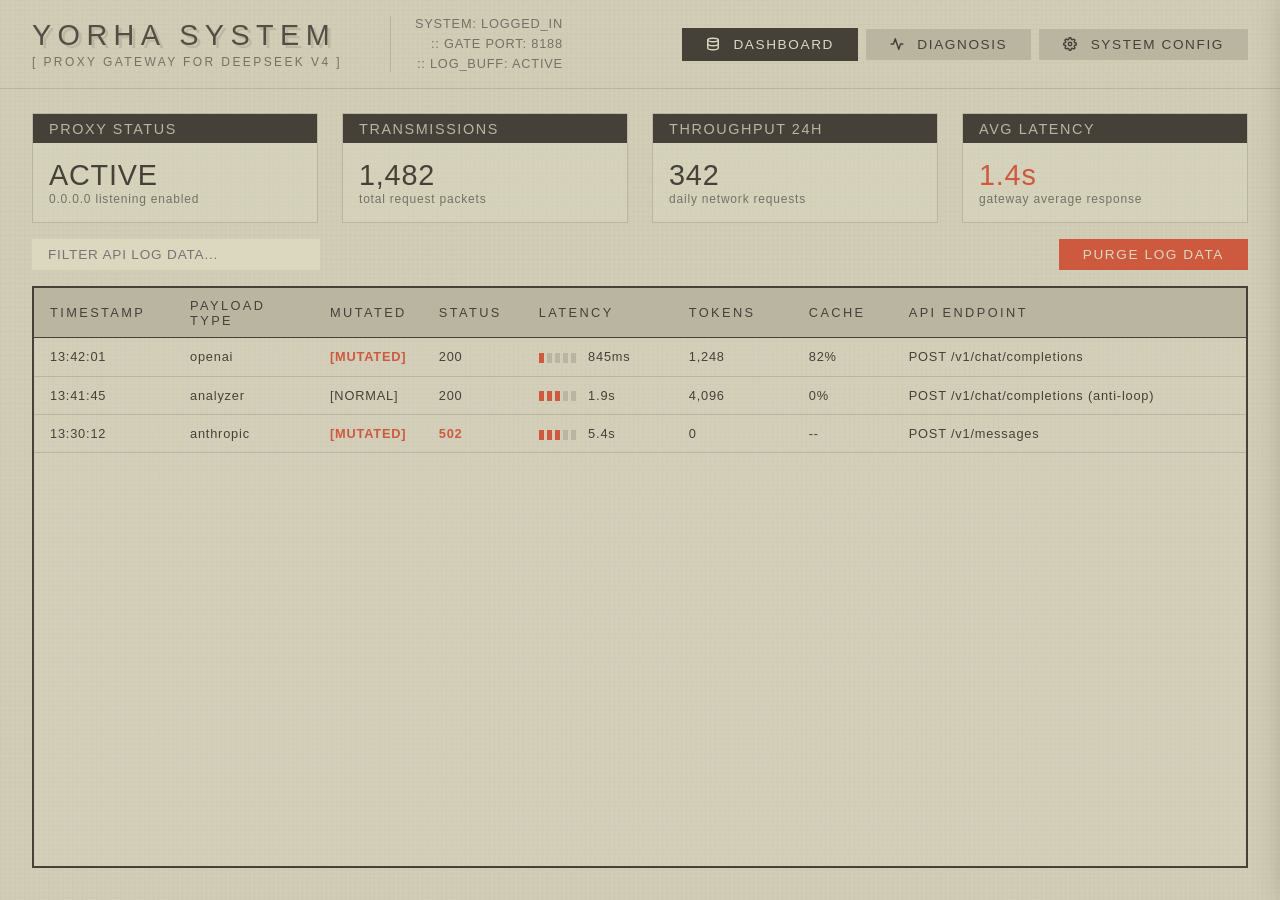
<file: web/demo_yorha_v2.html>
<!DOCTYPE html>
<html lang="zh-CN">

<head>
  <meta charset="UTF-8">
  <meta name="viewport" content="width=device-width, initial-scale=1.0">
  <title>DSPlus - YoRHa OS Terminal v2</title>
  <link rel="stylesheet" href="demo_yorha_v2.css">
</head>

<body>

  <!-- ── 顶部导航栏 ── -->
  <header>
    <div class="header-left">
      <div class="logo-group">
        <h1>YoRHa System</h1>
        <div
          style="font-size: 0.75rem; color: #747266; margin-top: 0.2rem; text-transform: uppercase; letter-spacing: 0.15rem;">
          [ Proxy Gateway for DeepSeek V4 ]
        </div>
      </div>
      <div class="header-system-info">
        <div>SYSTEM: LOGGED_IN</div>
        <div>:: GATE PORT: 8188</div>
        <div>:: LOG_BUFF: ACTIVE</div>
      </div>
    </div>

    <!-- ── 导航标签 (右上角) ── -->
    <div class="yorha-nav">
      <button class="button active-tab" onclick="switchPage('dash')">
        <svg class="tab-icon" viewBox="0 0 24 24" fill="none" stroke="currentColor" stroke-width="2.5" stroke-linecap="round" stroke-linejoin="round">
          <ellipse cx="12" cy="5" rx="9" ry="3"></ellipse>
          <path d="M3 5v14c0 1.66 4 3 9 3s9-1.34 9-3V5"></path>
          <path d="M3 12c0 1.66 4 3 9 3s9-1.34 9-3"></path>
        </svg>
        Dashboard
      </button>
      <button class="button" onclick="switchPage('diag')">
        <svg class="tab-icon" viewBox="0 0 24 24" fill="none" stroke="currentColor" stroke-width="2.5" stroke-linecap="round" stroke-linejoin="round">
          <polyline points="22 12 18 12 15 21 9 3 6 12 2 12"></polyline>
        </svg>
        Diagnosis
      </button>
      <button class="button" onclick="switchPage('sys')">
        <svg class="tab-icon" viewBox="0 0 24 24" fill="none" stroke="currentColor" stroke-width="2.5" stroke-linecap="round" stroke-linejoin="round">
          <circle cx="12" cy="12" r="3"></circle>
          <path d="M19.4 15a1.65 1.65 0 0 0 .33 1.82l.06.06a2 2 0 1 1-2.83 2.83l-.06-.06a1.65 1.65 0 0 0-1.82-.33 1.65 1.65 0 0 0-1 1.51V21a2 2 0 0 1-4 0v-.09A1.65 1.65 0 0 0 9 19.4a1.65 1.65 0 0 0-1.82.33l-.06.06a2 2 0 1 1-2.83-2.83l.06-.06a1.65 1.65 0 0 0 .33-1.82 1.65 1.65 0 0 0-1.51-1H3a2 2 0 0 1 0-4h.09A1.65 1.65 0 0 0 4.6 9a1.65 1.65 0 0 0-.33-1.82l-.06-.06a2 2 0 1 1 2.83-2.83l.06.06a1.65 1.65 0 0 0 1.82.33H9a1.65 1.65 0 0 0 1-1.51V3a2 2 0 0 1 4 0v.09a1.65 1.65 0 0 0 1 1.51 1.65 1.65 0 0 0 1.82-.33l.06-.06a2 2 0 1 1 2.83 2.83l-.06.06a1.65 1.65 0 0 0-.33 1.82V9a1.65 1.65 0 0 0 1.51 1H21a2 2 0 0 1 0 4h-.09a1.65 1.65 0 0 0-1.51 1z"></path>
        </svg>
        System Config
      </button>
    </div>
  </header>

  <!-- ── 主内容区 ── -->
  <main>
    <!-- 仪表盘页面 -->
    <section id="dash" class="page active">
      <!-- 尼尔 Figure 统计卡片 -->
      <div class="dash-metrics">
        <figure>
          <figcaption>Proxy status</figcaption>
          <div class="figure-val">ACTIVE</div>
          <div class="figure-desc">0.0.0.0 listening enabled</div>
        </figure>
        <figure>
          <figcaption>transmissions</figcaption>
          <div class="figure-val">1,482</div>
          <div class="figure-desc">total request packets</div>
        </figure>
        <figure>
          <figcaption>throughput 24h</figcaption>
          <div class="figure-val">342</div>
          <div class="figure-desc">daily network requests</div>
        </figure>
        <figure>
          <figcaption>avg latency</figcaption>
          <div class="figure-val" style="color: var(--yorha-accent);">1.4s</div>
          <div class="figure-desc">gateway average response</div>
        </figure>
      </div>

      <!-- 工具栏 -->
      <div class="dash-toolbar">
        <input type="text" placeholder="FILTER API LOG DATA...">
        <button class="button button-accent"
          onclick="triggerAlert('ALL MEMORY BUFFER PURGED')">
          Purge Log Data
        </button>
      </div>

      <!-- 尼尔风格表格 -->
      <div class="yorha-table-container">
        <table class="yorha-table">
          <thead>
            <tr>
              <th style="width: 140px">TIMESTAMP</th>
              <th style="width: 140px">PAYLOAD TYPE</th>
              <th style="width: 100px">MUTATED</th>
              <th style="width: 100px">STATUS</th>
              <th style="width: 150px">LATENCY</th>
              <th style="width: 120px">TOKENS</th>
              <th style="width: 100px">CACHE</th>
              <th>API ENDPOINT</th>
            </tr>
          </thead>
          <tbody>
            <tr onclick="openDrawer('001')">
              <td>13:42:01</td>
              <td>openai</td>
              <td style="color: var(--yorha-accent); font-weight: bold;">[MUTATED]</td>
              <td>200</td>
              <td>
                <div class="latency-grid">
                  <div class="latency-block active"></div>
                  <div class="latency-block"></div>
                  <div class="latency-block"></div>
                  <div class="latency-block"></div>
                  <div class="latency-block"></div>
                </div>
                845ms
              </td>
              <td>1,248</td>
              <td>82%</td>
              <td>POST /v1/chat/completions</td>
            </tr>
            <tr onclick="openDrawer('002')">
              <td>13:41:45</td>
              <td>analyzer</td>
              <td>[NORMAL]</td>
              <td>200</td>
              <td>
                <div class="latency-grid">
                  <div class="latency-block active"></div>
                  <div class="latency-block active"></div>
                  <div class="latency-block active"></div>
                  <div class="latency-block"></div>
                  <div class="latency-block"></div>
                </div>
                1.9s
              </td>
              <td>4,096</td>
              <td>0%</td>
              <td>POST /v1/chat/completions (anti-loop)</td>
            </tr>
            <tr onclick="openDrawer('003')">
              <td>13:30:12</td>
              <td>anthropic</td>
              <td style="color: var(--yorha-accent); font-weight: bold;">[MUTATED]</td>
              <td style="color: var(--yorha-accent); font-weight: bold;">502</td>
              <td>
                <div class="latency-grid">
                  <div class="latency-block active"></div>
                  <div class="latency-block active"></div>
                  <div class="latency-block active"></div>
                  <div class="latency-block"></div>
                  <div class="latency-block"></div>
                </div>
                5.4s
              </td>
              <td>0</td>
              <td>--</td>
              <td>POST /v1/messages</td>
            </tr>
          </tbody>
        </table>
      </div>

      <!-- 尼尔右侧滑抽屉 -->
      <div class="yorha-drawer-overlay" id="yorhaDrawer">
        <div class="yorha-drawer-header">
          <span class="yorha-drawer-title" id="drawerTitle">DATA TRACE #001</span>
          <button class="yorha-drawer-close" onclick="closeDrawer()">[ CLOSE_DRAWER ]</button>
        </div>
        <div class="yorha-drawer-body">
          
          <!-- 1. 基本信息 -->
          <div class="detail-section collapsed">
            <div class="detail-label" onclick="toggleDetailSection(this)">
              <span class="arrow">&#9662;</span>基本信息
            </div>
            <button class="copy-btn" onclick="copyDetailText(this)">复制</button>
            <div class="detail-content" id="drawer-info">时间: 2026-06-10 13:42:01
格式: openai
方法: POST /v1/chat/completions
状态码: 200 (OK)
延迟: 845ms
是否重组: 是
包含System Prompt: 是</div>
          </div>

          <!-- 2. 响应头 -->
          <div class="detail-section collapsed">
            <div class="detail-label" onclick="toggleDetailSection(this)">
              <span class="arrow">&#9662;</span>响应头
            </div>
            <button class="copy-btn" onclick="copyDetailText(this)">复制</button>
            <div class="detail-content" id="drawer-headers">Date: Wed, 10 Jun 2026 07:42:02 GMT
Content-Type: application/json
Transfer-Encoding: chunked
Connection: keep-alive
Keep-Alive: timeout=5
x-ds-service-version: v4-202606
x-ratelimit-limit-tokens: 4000000
x-ratelimit-remaining-tokens: 3998752</div>
          </div>

          <!-- 3. 原始请求体 -->
          <div class="detail-section collapsed">
            <div class="detail-label" onclick="toggleDetailSection(this)">
              <span class="arrow">&#9662;</span>原始请求体
            </div>
            <button class="copy-btn" onclick="copyDetailText(this)">复制</button>
            <div class="detail-content" id="drawer-rawRequest">{
  "model": "deepseek-chat",
  "messages": [
    {
      "role": "user",
      "content": "请计算 2^10 的值"
    }
  ],
  "temperature": 0.7
}</div>
          </div>

          <!-- 4. 重组后请求体 -->
          <div class="detail-section collapsed">
            <div class="detail-label" onclick="toggleDetailSection(this)">
              <span class="arrow">&#9662;</span>重组后请求体
            </div>
            <button class="copy-btn" onclick="copyDetailText(this)">复制</button>
            <div class="detail-content" id="drawer-mutatedRequest">{
  "model": "deepseek-reasoner",
  "messages": [
    {
      "role": "system",
      "content": "[DSPlus Injection Rule Set Active]"
    },
    {
      "role": "user",
      "content": "请计算 2^10 的值"
    }
  ],
  "thinking_mode": "enabled",
  "reasoning_effort": "high"
}</div>
          </div>

          <!-- 5. API响应体 -->
          <div class="detail-section collapsed">
            <div class="detail-label" onclick="toggleDetailSection(this)">
              <span class="arrow">&#9662;</span>API响应体
            </div>
            <button class="copy-btn" onclick="copyDetailText(this)">复制</button>
            <div class="detail-content" id="drawer-apiResponse">{
  "id": "chatcmpl-92a8b3ff",
  "object": "chat.completion",
  "created": 1781206122,
  "model": "deepseek-reasoner",
  "choices": [
    {
      "index": 0,
      "message": {
        "role": "assistant",
        "reasoning_content": "2的10次方也就是10个2相乘。\n2*2=4, 4*2=8, 8*2=16, 16*2=32, 32*2=64, 64*2=128, 128*2=256, 256*2=512, 512*2=1024。",
        "content": "2^10 的计算结果是 1024。"
      },
      "finish_reason": "stop"
    }
  ],
  "usage": {
    "prompt_tokens": 1248,
    "completion_tokens": 224,
    "total_tokens": 1472
  }
}</div>
          </div>

          <!-- 6. 最终回复 -->
          <div class="detail-section collapsed">
            <div class="detail-label" onclick="toggleDetailSection(this)">
              <span class="arrow">&#9662;</span>最终回复
            </div>
            <button class="copy-btn" onclick="copyDetailText(this)">复制</button>
            <div class="detail-content" id="drawer-finalReply">&lt;think&gt;
2的10次方也就是10个2相乘。
2*2=4, 4*2=8, 8*2=16, 16*2=32, 32*2=64, 64*2=128, 128*2=256, 256*2=512, 512*2=1024。
&lt;/think&gt;

2^10 的计算结果是 1024。</div>
          </div>

        </div>
      </div>
    </section>

    <!-- 诊断分析页面 -->
    <section id="diag" class="page">
      <div class="analysis-container">
        <!-- 左栏会话列表 -->
        <div class="session-list-panel">
          <div class="session-list-header">
            <span>Session trace</span>
          </div>
          <div class="session-list-body">
            <div class="session-item selected-item" onclick="selectSession('s-982')">
              <div>s-982 [deepseek-reasoner]</div>
              <div class="session-item-meta">13:42:01 | TOKENS: 1.2k</div>
            </div>
            <div class="session-item" onclick="selectSession('s-975')">
              <div>s-975 [deepseek-chat]</div>
              <div class="session-item-meta">13:39:50 | TOKENS: 2.3k</div>
            </div>
            <div class="session-item" onclick="selectSession('s-961')">
              <div>s-961 [claude-3-5-sonnet]</div>
              <div class="session-item-meta">13:30:12 | TIMEOUT (502)</div>
            </div>
          </div>
        </div>

        <!-- 右栏对话详情 -->
        <div class="report-panel">
          <div class="report-header">
            <div>
              <h2 style="margin-bottom: 0; border: none; padding: 0;" id="reportTitle">REPORT #s-982</h2>
              <div class="report-summary-bar">
                <span>COUNT: 1</span>
                <span>TOKENS: 1,248</span>
                <span>CACHE HIT: 82%</span>
              </div>
            </div>
            <button class="button" onclick="triggerAlert('MARKDOWN REPORT PERSISTED TO MEMORY')">
              Export Report
            </button>
          </div>

          <div class="report-scroll-body">
            <div class="timeline-list">
              <!-- 消息气泡 1 -->
              <div class="yorha-msg-bubble user">
                <div class="yorha-msg-meta">
                  <span>USER INPUT BUFFER</span>
                </div>
                <div style="font-size: 0.85rem;">如何用 Go 编写一个最简单的 http 代理服务器？</div>

                <div class="log-chip">
                  <div class="log-chip-title" onclick="toggleChip(this)">MUTATION DETAILS</div>
                  <div class="log-chip-content">
                    [SYSTEM FILTER LOG]
                    • System prompt offset alignment processed.
                    • Null reasoning_content payload injection resolved.
                  </div>
                </div>
              </div>

              <!-- 消息气泡 2 -->
              <div class="yorha-msg-bubble assistant">
                <div class="yorha-msg-meta">
                  <span>AI RESPONSE BUFFER</span>
                </div>

                <div class="log-chip">
                  <div class="log-chip-title" onclick="toggleChip(this)">DEEPSEEK THINKING PATH</div>
                  <div class="log-chip-content">
                    [THINKING PATH]
                    1. Listen on local interface.
                    2. Dial outbound Target URI.
                    3. Pipe client and server IO buffers.
                  </div>
                </div>

                <div style="font-size: 0.85rem; line-height: 1.6;">
                  <p>示例代码如下：</p>
                  <pre style="margin-top: 0.5rem;">package main

import "net/http"

func main() {
	http.ListenAndServe(":8080", http.HandlerFunc(func(w http.ResponseWriter, r *http.Request) {
		r.RequestURI = ""
		resp, _ := http.DefaultTransport.RoundTrip(r)
		defer resp.Body.Close()
		for k, vv := range resp.Header {
			for _, v := range vv { w.Header().Add(k, v) }
		}
		w.WriteHeader(resp.StatusCode)
		io.Copy(w, resp.Body)
	}))
}</pre>
                </div>
              </div>
            </div>
          </div>
        </div>
      </div>
    </section>

    <!-- 设置选项页面 -->
    <section id="sys" class="page">
      <div class="config-scroll-area">
        <div class="config-layout">

          <!-- 板块 1: 基础与代理配置 (Basic & Proxy) -->
          <div class="config-card">
            <h2 style="border-width: 0 0 0.1rem 0; padding-left: 0;">基础与代理配置</h2>

            <div class="config-row">
              <label>DeepSeek API Key</label>
              <input type="password" id="cfgAPIKey" placeholder="sk-..." value="••••••••••••••••••••••••••••••••">
              <div style="font-size: 0.7rem; color: #747266; margin-top: 0.3rem;">API Key 仅存储在本地 config.json 中</div>
            </div>

            <div class="config-row">
              <label>监听端口</label>
              <div class="yorha-number-stepper">
                <button type="button" class="stepper-btn" onclick="stepValue('cfgPort', -1, 1, 65535)">-</button>
                <input type="number" id="cfgPort" min="1" max="65535" value="8188">
                <button type="button" class="stepper-btn" onclick="stepValue('cfgPort', 1, 1, 65535)">+</button>
              </div>
              <div style="font-size: 0.7rem; color: #747266; margin-top: 0.3rem;">修改端口后需要重启服务生效</div>
            </div>

            <div class="config-row">
              <label>OpenAI 上游地址</label>
              <input type="text" id="cfgOpenAIUpstream" value="https://api.deepseek.com">
            </div>

            <div class="config-row">
              <label>Anthropic 上游地址</label>
              <input type="text" id="cfgAnthropicUpstream" value="https://api.deepseek.com/anthropic">
            </div>
          </div>

          <!-- 板块 2: 规则设置 (合并原大模型拦截器与Prompt注入) -->
          <div class="config-card">
            <h2 style="border-width: 0 0 0.1rem 0; padding-left: 0;">规则设置</h2>

            <div class="config-row">
              <label>思考模式</label>
              <select id="cfgThinkingMode">
                <option value="">不设置（由客户端决定）</option>
                <option value="disabled">强制关闭思考</option>
                <option value="enabled">强制启动思考</option>
              </select>
              <div style="font-size: 0.7rem; color: #747266; margin-top: 0.3rem;">强制覆盖客户端请求中的 thinking 参数</div>
            </div>

            <div class="config-row" id="effortGroup" style="display:none">
              <label>思考强度</label>
              <select id="cfgReasoningEffort">
                <option value="high">high（标准推理）</option>
                <option value="max">max（最强推理）</option>
              </select>
              <div style="font-size: 0.7rem; color: #747266; margin-top: 0.3rem;">仅在"强制启动思考"时生效</div>
            </div>

            <div class="config-row">
              <label>Max Tokens (输出限制)</label>
              <select id="cfgMaxTokensMode">
                <option value="">不修改</option>
                <option value="5000">5000</option>
                <option value="32000">32000</option>
                <option value="384000">384000</option>
                <option value="off">不发送（删除参数）</option>
                <option value="custom">自定义</option>
              </select>
              <div style="font-size: 0.7rem; color: #747266; margin-top: 0.3rem;">限制模型最大输出 Token 数，防止陷入思考死循环</div>
            </div>

            <div class="config-row" id="maxTokensCustomGroup" style="display:none">
              <label>自定义 Max Tokens 值</label>
              <div class="yorha-number-stepper">
                <button type="button" class="stepper-btn"
                  onclick="stepValue('cfgMaxTokensCustom', -500, 1, 384000)">-</button>
                <input type="number" id="cfgMaxTokensCustom" min="1" max="384000" value="8000">
                <button type="button" class="stepper-btn"
                  onclick="stepValue('cfgMaxTokensCustom', 500, 1, 384000)">+</button>
              </div>
            </div>

            <div class="config-row">
              <label>System Prompt 拼接位置</label>
              <select id="cfgPlacement">
                <option value="first">第一条用户消息后</option>
                <option value="last">最后一条用户消息后</option>
                <option value="none">不修改（保留原样）</option>
              </select>
              <div style="font-size: 0.7rem; color: #747266; margin-top: 0.3rem;">选择"最后一条"会将 system prompt
                跟随最新消息，但会破坏缓存命中</div>
            </div>

            <div class="config-row">
              <label>额外 Prompt 注入位置 (最高准则)</label>
              <select id="cfgExtraPlacement">
                <option value="none">不添加</option>
                <option value="first">注入到第一条用户消息后</option>
                <option value="last">注入到最后一条用户消息后</option>
              </select>
              <div style="font-size: 0.7rem; color: #747266; margin-top: 0.3rem;">选择注入位置后，在下方输入具体指令</div>
            </div>

            <div class="config-row" id="extraPromptGroup" style="display:none">
              <label>注入的最高准则内容</label>
              <textarea id="cfgExtraPrompt" rows="8"
                style="width: 100%; padding: 0.5rem; background-color: #dcd8c0; border: none; outline: none; font-family: inherit; resize: vertical;"
                placeholder="此处填写额外的最高优先级指令...&#10;将拼接到 System Prompt 之后，作为最高准则执行"></textarea>
            </div>
          </div>

          <!-- 板块 3: 高级设置 -->
          <div class="config-card">
            <h2 style="border-width: 0 0 0.1rem 0; padding-left: 0;">高级设置</h2>

            <div class="toggle-container">
              <div class="toggle-info">
                <span class="toggle-title">允许局域网/WSL 访问</span>
                <span class="toggle-desc" style="font-size: 0.7rem; color: #747266;">开启后允许局域网其他设备访问，重启后生效</span>
              </div>
              <label class="yorha-switch">
                <input type="checkbox" id="cfgLanAccess">
                <span class="yorha-slider"></span>
              </label>
            </div>

            <div class="toggle-container">
              <div class="toggle-info">
                <span class="toggle-title">reasoning_content 自动补全</span>
                <span class="toggle-desc" style="font-size: 0.7rem; color: #747266;">自动补全空 reasoning 规避 missing
                  错误</span>
              </div>
              <label class="yorha-switch">
                <input type="checkbox" id="cfgAutoReasoning" checked>
                <span class="yorha-slider"></span>
              </label>
            </div>

            <div class="toggle-container">
              <div class="toggle-info">
                <span class="toggle-title">空 content 自动修复</span>
                <span class="toggle-desc" style="font-size: 0.7rem; color: #747266;">把历史中空的 assistant content 用 reasoning 回填，阻断反馈循环</span>
              </div>
              <label class="yorha-switch">
                <input type="checkbox" id="cfgAutoFixEmpty">
                <span class="yorha-slider"></span>
              </label>
            </div>

            <div class="toggle-container">
              <div class="toggle-info">
                <span class="toggle-title">防无限思考 (Anti-Loop)</span>
                <span class="toggle-desc" style="font-size: 0.7rem; color: #747266;">检测被截断时自动 analysis 并重试</span>
              </div>
              <label class="yorha-switch">
                <input type="checkbox" id="cfgAntiLoop">
                <span class="yorha-slider"></span>
              </label>
            </div>

            <!-- 防无限思考子设置区 -->
            <div id="antiloopSubSettings"
              style="display:none; padding-left: 1rem; border-left: 2px solid #bab5a1; margin-top: 0.5rem; margin-bottom: 0.5rem;">
              <div class="config-row">
                <label style="font-size: 0.7rem; color: #747266;">重试模型</label>
                <select id="cfgAntiloopRetryModel">
                  <option value="deepseek-v4-flash">deepseek-v4-flash (快速)</option>
                  <option value="deepseek-v4-pro">deepseek-v4-pro (强力)</option>
                </select>
              </div>
              <div class="config-row">
                <label style="font-size: 0.7rem; color: #747266;">重试时启用思考</label>
                <select id="cfgAntiloopRetryThinking">
                  <option value="">不启用（默认）</option>
                  <option value="enabled">启用思考</option>
                  <option value="disabled">禁用思考</option>
                </select>
              </div>
              <div class="config-row" id="antiloopEffortGroup" style="display:none">
                <label style="font-size: 0.7rem; color: #747266;">重试思考强度</label>
                <select id="cfgAntiloopRetryEffort">
                  <option value="high">high (标准推理)</option>
                  <option value="max">max (最强推理)</option>
                </select>
              </div>
              <div class="config-row">
                <label style="font-size: 0.7rem; color: #747266;">检测触发 Token 数</label>
                <div class="yorha-number-stepper">
                  <button type="button" class="stepper-btn"
                    onclick="stepValue('cfgAntiloopCheckTokens', -100, 0, 100000)">-</button>
                  <input type="number" id="cfgAntiloopCheckTokens" min="0" max="100000" value="0">
                  <button type="button" class="stepper-btn"
                    onclick="stepValue('cfgAntiloopCheckTokens', 100, 0, 100000)">+</button>
                </div>
                <div style="font-size: 0.65rem; color: #747266; margin-top: 0.2rem;">达到该值后并行分析思维。0表示仅依赖截断兜底</div>
              </div>
            </div>
          </div>

          <!-- 板块 4: 系统设置 -->
          <div class="config-card">
            <h2 style="border-width: 0 0 0.1rem 0; padding-left: 0;">系统设置</h2>

            <div class="toggle-container">
              <div class="toggle-info">
                <span class="toggle-title">详细记录 (Verbose)</span>
                <span class="toggle-desc" style="font-size: 0.7rem; color: #747266;">完整记录请求/响应内容（可能包含隐私）</span>
              </div>
              <label class="yorha-switch">
                <input type="checkbox" id="cfgVerbose">
                <span class="yorha-slider"></span>
              </label>
            </div>

            <div class="toggle-container">
              <div class="toggle-info">
                <span class="toggle-title">Debug 模式</span>
                <span class="toggle-desc" style="font-size: 0.7rem; color: #747266;">显示调试日志与额外 Debug 卡片</span>
              </div>
              <label class="yorha-switch">
                <input type="checkbox" id="cfgDebugMode">
                <span class="yorha-slider"></span>
              </label>
            </div>

            <div class="toggle-container">
              <div class="toggle-info">
                <span class="toggle-title">启用会话 Analysis 服务</span>
                <span class="toggle-desc" style="font-size: 0.7rem; color: #747266;">对代理流量进行高层会话维度聚合与分析</span>
              </div>
              <label class="yorha-switch">
                <input type="checkbox" id="cfgAnalysisEnabled" checked>
                <span class="yorha-slider"></span>
              </label>
            </div>

            <!-- 会话分析子设置区 -->
            <div id="analysisSubSettings"
              style="display:none; padding-left: 1rem; border-left: 2px solid #bab5a1; margin-top: 0.5rem; margin-bottom: 0.5rem;">
              <div class="toggle-container" style="border-bottom: none; padding: 0.5rem 0;">
                <div class="toggle-info">
                  <span class="toggle-title" style="font-size: 0.75rem;">将分析结果持久化至本地</span>
                </div>
                <label class="yorha-switch">
                  <input type="checkbox" id="cfgAnalysisPersistence">
                  <span class="yorha-slider"></span>
                </label>
              </div>

              <div class="toggle-container" id="analysisRawBodiesRow"
                style="display:none; border-bottom: none; padding: 0.5rem 0;">
                <div class="toggle-info">
                  <span class="toggle-title" style="font-size: 0.75rem; color: var(--yorha-accent);">持久化原始请求/响应体
                    (含隐私)</span>
                </div>
                <label class="yorha-switch">
                  <input type="checkbox" id="cfgAnalysisPersistRaw">
                  <span class="yorha-slider"></span>
                </label>
              </div>

              <div class="config-row" style="margin-top: 0.5rem;">
                <label style="font-size: 0.7rem; color: #747266;">分析日志保留天数</label>
                <div style="display: flex; gap: 0.5rem;">
                  <div class="yorha-number-stepper" style="flex: 1;">
                    <button type="button" class="stepper-btn"
                      onclick="stepValue('cfgAnalysisRetentionDays', -1, 1, 365)">-</button>
                    <input type="number" id="cfgAnalysisRetentionDays" min="1" max="365" value="7">
                    <button type="button" class="stepper-btn"
                      onclick="stepValue('cfgAnalysisRetentionDays', 1, 1, 365)">+</button>
                  </div>
                  <button type="button" class="button button-accent" onclick="clearAnalysisHistory()"
                    style="font-size: 0.75rem; padding: 0 1rem; height: 2.2rem; box-shadow: none !important;">
                    清除历史记录
                  </button>
                </div>
              </div>
            </div>

            <div class="config-row" style="margin-top: 1rem;">
              <label>GUI 界面主题 (Theme)</label>
              <select id="cfgTheme">
                <option value="yorha">YoRHa (寄叶军用系统风格)</option>
                <option value="classic">Classic (GitHub 深色风格)</option>
              </select>
              <div style="font-size: 0.7rem; color: var(--yorha-fg-dim); margin-top: 0.3rem;">切换控制台的主题外观，实时生效并保存在本地</div>
            </div>
          </div>

        </div>
      </div>

      <!-- ── 固定的底部操作栏 ── -->
      <div class="yorha-footer-actions">
        <button class="button button-accent" onclick="saveSettings()">
          保存配置 SAVE CONFIG
        </button>
        <button class="button" style="background-color: transparent; border: 1px solid var(--yorha-fg);"
          onclick="resetSettings()">
          恢复默认 RESTORE DEFAULT
        </button>

        <!-- 重启服务横幅 -->
        <div id="restartBanner"
          style="display:none; display: flex; align-items: center; gap: 1rem; font-size: 0.8rem; margin-left: 2rem;">
          <span style="color: var(--yorha-accent); font-weight: bold;">[ RESTART REQUIRED ]</span>
          <span id="restartReasonText" style="color: var(--yorha-fg-dim);">设置已保存，重启服务后生效。</span>
          <button class="button button-accent" id="btnRestartService" onclick="restartService()"
            style="padding: 0.3rem 0.8rem; font-size: 0.75rem; box-shadow: none !important;">
            重启服务
          </button>
        </div>
      </div>
    </section>
  </main>

  <!-- ── 寄叶系统警报 ── -->
  <div class="yorha-alert-banner" id="yorhaAlert">
    <span style="font-weight: bold; color: var(--yorha-accent);">[ ALERT ]</span>
    <span id="alertMessage">OPERATION EXECUTED</span>
  </div>

  <script>
    // ── 页面切换 ──
    function switchPage(pageId) {
      document.querySelectorAll('.page').forEach(p => p.classList.remove('active'));
      document.getElementById(pageId).classList.add('active');

      document.querySelectorAll('.yorha-nav .button').forEach(btn => {
        btn.classList.remove('active-tab');
      });
      event.currentTarget.classList.add('active-tab');

      if (pageId !== 'dash') {
        closeDrawer();
      }
    }

    // ── 模拟数据源 ──
    const drawerMockData = {
      '001': {
        info: `时间: 2026-06-10 13:42:01
格式: openai
方法: POST /v1/chat/completions
状态码: 200 (OK)
延迟: 845ms
是否重组: 是
包含System Prompt: 是`,
        headers: `Date: Wed, 10 Jun 2026 07:42:02 GMT
Content-Type: application/json
Transfer-Encoding: chunked
Connection: keep-alive
Keep-Alive: timeout=5
x-ds-service-version: v4-202606
x-ratelimit-limit-tokens: 4000000
x-ratelimit-remaining-tokens: 3998752`,
        rawRequest: `{
  "model": "deepseek-chat",
  "messages": [
    {
      "role": "user",
      "content": "请计算 2^10 的值"
    }
  ],
  "temperature": 0.7
}`,
        mutatedRequest: `{
  "model": "deepseek-reasoner",
  "messages": [
    {
      "role": "system",
      "content": "[DSPlus Injection Rule Set Active]"
    },
    {
      "role": "user",
      "content": "请计算 2^10 的值"
    }
  ],
  "thinking_mode": "enabled",
  "reasoning_effort": "high"
}`,
        apiResponse: `{
  "id": "chatcmpl-92a8b3ff",
  "object": "chat.completion",
  "created": 1781206122,
  "model": "deepseek-reasoner",
  "choices": [
    {
      "index": 0,
      "message": {
        "role": "assistant",
        "reasoning_content": "2的10次方也就是10个2相乘。\\n2*2=4, 4*2=8, 8*2=16, 16*2=32, 32*2=64, 64*2=128, 128*2=256, 256*2=512, 512*2=1024。",
        "content": "2^10 的计算结果是 1024。"
      },
      "finish_reason": "stop"
    }
  ],
  "usage": {
    "prompt_tokens": 1248,
    "completion_tokens": 224,
    "total_tokens": 1472
  }
}`,
        finalReply: `<think>
2的10次方也就是10个2相乘。
2*2=4, 4*2=8, 8*2=16, 16*2=32, 32*2=64, 64*2=128, 128*2=256, 256*2=512, 512*2=1024。
</think>

2^10 的计算结果是 1024。`
      },
      '002': {
        info: `时间: 2026-06-10 13:41:45
格式: analyzer
方法: POST /v1/chat/completions (anti-loop)
状态码: 200 (OK)
延迟: 1.9s
是否重组: 否
包含System Prompt: 否`,
        headers: `Date: Wed, 10 Jun 2026 07:41:47 GMT
Content-Type: application/json
Connection: keep-alive
x-analyzer-engine: entity-extractor-v2
x-processed-chars: 12050`,
        rawRequest: `{
  "model": "gpt-4o-mini",
  "messages": [
    {
      "role": "system",
      "content": "Extract all named entities, technologies, and metrics from the text below."
    },
    {
      "role": "user",
      "content": "[Context details: DSPlus proxy engine routes multi-agent instructions to DeepSeek V3/R1. Port 5182 used.]"
    }
  ]
}`,
        mutatedRequest: `[未发生修改，与原始请求体一致]`,
        apiResponse: `{
  "id": "chatcmpl-analyzer-88ef",
  "object": "chat.completion",
  "created": 1781206105,
  "model": "gpt-4o-mini",
  "choices": [
    {
      "index": 0,
      "message": {
        "role": "assistant",
        "content": "{\\n  \\"entities\\": [\\"DeepSeek\\", \\"OpenAI\\", \\"Claude\\"],\\n  \\"metrics\\": [\\"latency\\", \\"token_count\\"]\\n}"
      }
    }
  ]
}`,
        finalReply: `{
  "entities": ["DeepSeek", "OpenAI", "Claude"],
  "metrics": ["latency", "token_count"]
}`
      },
      '003': {
        info: `时间: 2026-06-10 13:30:12
格式: anthropic
方法: POST /v1/messages
状态码: 502 (Bad Gateway)
延迟: 5.4s
是否重组: 是
包含System Prompt: 否`,
        headers: `Date: Wed, 10 Jun 2026 07:30:18 GMT
Content-Type: text/html
Content-Length: 150
Connection: close
CF-Cache-Status: DYNAMIC
Server: cloudflare`,
        rawRequest: `{
  "model": "claude-3-5-sonnet-20241022",
  "max_tokens": 1024,
  "messages": [
    {
      "role": "user",
      "content": "Write a rust function to parse PE file headers."
    }
  ]
}`,
        mutatedRequest: `{
  "model": "claude-3-5-sonnet-20241022",
  "max_tokens": 1024,
  "messages": [
    {
      "role": "user",
      "content": "Write a rust function to parse PE file headers. Ensure no unsafe blocks are used."
    }
  ]
}`,
        apiResponse: `<html>
<head><title>502 Bad Gateway</title></head>
<body>
<center><h1>502 Bad Gateway</h1></center>
<hr><center>cloudflare</center>
</body>
</html>`,
        finalReply: `[ERROR] DSPlus Gateway error: Upstream returned 502 Bad Gateway after 5.4s.`
      }
    };

    // ── 侧滑弹窗 ──
    function openDrawer(id) {
      const drawer = document.getElementById('yorhaDrawer');
      document.getElementById('drawerTitle').innerText = 'DATA TRACE #' + id;
      
      const data = drawerMockData[id];
      if (data) {
        document.getElementById('drawer-info').textContent = data.info;
        document.getElementById('drawer-headers').textContent = data.headers;
        document.getElementById('drawer-rawRequest').textContent = data.rawRequest;
        document.getElementById('drawer-mutatedRequest').textContent = data.mutatedRequest;
        document.getElementById('drawer-apiResponse').textContent = data.apiResponse;
        document.getElementById('drawer-finalReply').textContent = data.finalReply;
      }

      // 默认折叠所有面板
      document.querySelectorAll('.detail-section').forEach(sec => {
        sec.classList.add('collapsed');
      });

      drawer.classList.add('open');

      document.querySelectorAll('.yorha-table tbody tr').forEach(tr => tr.classList.remove('selected-row'));
      event.currentTarget.classList.add('selected-row');
      event.stopPropagation(); // 阻止冒泡
    }

    function closeDrawer() {
      const drawer = document.getElementById('yorhaDrawer');
      if (drawer) {
        drawer.classList.remove('open');
      }
      document.querySelectorAll('.yorha-table tbody tr').forEach(tr => tr.classList.remove('selected-row'));
    }

    // 点击抽屉外部收拢抽屉
    document.addEventListener('click', function (e) {
      const drawer = document.getElementById('yorhaDrawer');
      if (drawer && drawer.classList.contains('open')) {
        if (!drawer.contains(e.target) && !e.target.closest('.yorha-table tbody tr')) {
          closeDrawer();
        }
      }
    });

    // ── 诊断列表选择 ──
    function selectSession(id) {
      document.querySelectorAll('.session-item').forEach(i => i.classList.remove('selected-item'));
      event.currentTarget.classList.add('selected-item');
      document.getElementById('reportTitle').innerText = 'REPORT #' + id;
      triggerAlert('LOADED RAW BUFFER INDEX: ' + id);
    }

    // ── 芯片折叠面板 ──
    function toggleChip(header) {
      const parent = header.parentElement;
      parent.classList.toggle('open');
    }

    // ── 警报弹框 ──
    function triggerAlert(msg) {
      const banner = document.getElementById('yorhaAlert');
      document.getElementById('alertMessage').innerText = msg;
      banner.classList.add('show');
      setTimeout(() => {
        banner.classList.remove('show');
      }, 2500);
    }

    // ── 抽屉折叠面板切换 ──
    function toggleDetailSection(label) {
      const section = label.parentElement;
      section.classList.toggle('collapsed');
    }

    // ── 抽屉文本复制 ──
    function copyDetailText(btn) {
      const content = btn.parentElement.querySelector('.detail-content').textContent;
      navigator.clipboard.writeText(content).then(() => {
        btn.textContent = '已复制';
        setTimeout(() => {
          btn.textContent = '复制';
        }, 1500);
      }).catch(() => {
        btn.textContent = '失败';
        setTimeout(() => {
          btn.textContent = '复制';
        }, 1500);
      });
    }

    // ── 数字微调器 ──
    function stepValue(inputId, delta, min, max) {
      const el = document.getElementById(inputId);
      if (!el) return;
      let val = parseInt(el.value) || 0;
      val += delta;
      if (min !== undefined && val < min) val = min;
      if (max !== undefined && val > max) val = max;
      el.value = val;
      el.dispatchEvent(new Event('change'));
    }

    // ── 寄叶自定义模拟下拉框组件 ──
    function convertSelectsToYorha() {
      const selects = document.querySelectorAll('#sys select');
      selects.forEach(select => {
        if (select.dataset.yorhaConverted) return;
        select.dataset.yorhaConverted = "true";

        select.style.display = 'none';

        const wrapper = document.createElement('div');
        wrapper.className = 'yorha-select-wrapper';
        
        select.parentNode.insertBefore(wrapper, select);
        wrapper.appendChild(select);

        const trigger = document.createElement('div');
        trigger.className = 'yorha-select-trigger';
        const updateTriggerText = () => {
          const selectedOption = select.options[select.selectedIndex];
          trigger.textContent = selectedOption ? selectedOption.textContent : '';
        };
        updateTriggerText();
        wrapper.appendChild(trigger);

        const optionsContainer = document.createElement('div');
        optionsContainer.className = 'yorha-select-options';
        wrapper.appendChild(optionsContainer);

        const rebuildOptions = () => {
          optionsContainer.innerHTML = '';
          Array.from(select.options).forEach((opt, idx) => {
            const item = document.createElement('div');
            item.className = 'yorha-select-option-item';
            if (idx === select.selectedIndex) {
              item.classList.add('selected');
            }
            item.textContent = opt.textContent;
            item.addEventListener('click', (e) => {
              e.stopPropagation();
              select.selectedIndex = idx;
              updateTriggerText();
              wrapper.classList.remove('open');
              select.dispatchEvent(new Event('change'));
            });
            optionsContainer.appendChild(item);
          });
        };
        rebuildOptions();

        select.addEventListener('change', () => {
          updateTriggerText();
          Array.from(optionsContainer.children).forEach((child, idx) => {
            if (idx === select.selectedIndex) {
              child.classList.add('selected');
            } else {
              child.classList.remove('selected');
            }
          });
        });

        trigger.addEventListener('click', (e) => {
          e.stopPropagation();
          document.querySelectorAll('.yorha-select-wrapper').forEach(w => {
            if (w !== wrapper) w.classList.remove('open');
          });
          wrapper.classList.toggle('open');
        });
      });

      document.addEventListener('click', () => {
        document.querySelectorAll('.yorha-select-wrapper').forEach(w => {
          w.classList.remove('open');
        });
      });
    }

    // ── 设置折叠与联动 ──
    document.addEventListener('DOMContentLoaded', () => {
      // 优先转换下拉组件
      convertSelectsToYorha();

      const binds = [
        { trigger: 'cfgThinkingMode', target: 'effortGroup', type: 'select', cond: val => val === 'enabled' },
        { trigger: 'cfgExtraPlacement', target: 'extraPromptGroup', type: 'select', cond: val => val !== 'none' },
        { trigger: 'cfgMaxTokensMode', target: 'maxTokensCustomGroup', type: 'select', cond: val => val === 'custom' },
        { trigger: 'cfgAntiLoop', target: 'antiloopSubSettings', type: 'checkbox', cond: checked => checked },
        { trigger: 'cfgAntiloopRetryThinking', target: 'antiloopEffortGroup', type: 'select', cond: val => val === 'enabled' },
        { trigger: 'cfgAnalysisEnabled', target: 'analysisSubSettings', type: 'checkbox', cond: checked => checked },
        { trigger: 'cfgAnalysisPersistence', target: 'analysisRawBodiesRow', type: 'checkbox', cond: checked => checked }
      ];      binds.forEach(b => {
        const trigEl = document.getElementById(b.trigger);
        const targetEl = document.getElementById(b.target);
        if (!trigEl || !targetEl) return;

        const update = () => {
          const show = b.type === 'select' ? b.cond(trigEl.value) : b.cond(trigEl.checked);
          targetEl.style.display = show ? '' : 'none';
        };

        trigEl.addEventListener('change', update);
        update(); // 初始化执行
      });

      // 动态主题联动：监听下拉框选择并改变 body.className
      const themeSelect = document.getElementById('cfgTheme');
      if (themeSelect) {
        const applyTheme = () => {
          const selectedTheme = themeSelect.value;
          document.body.className = 'theme-' + selectedTheme;
        };
        themeSelect.addEventListener('change', applyTheme);
        applyTheme(); // 页面加载时自动应用初始主题
      }
    });
    // Mock的保存和恢复逻辑
    function saveSettings() {
      if (window.saveSettingsReal) {
        window.saveSettingsReal();
      } else {
        triggerAlert('ALL SYSTEM CONFIG PERSISTED');
      }
    }

    function resetSettings() {
      if (window.resetSettingsReal) {
        window.resetSettingsReal();
      } else {
        // 重置为默认展示值
        document.getElementById('cfgAPIKey').value = '';
        document.getElementById('cfgPort').value = '8188';
        document.getElementById('cfgOpenAIUpstream').value = 'https://api.deepseek.com';
        document.getElementById('cfgAnthropicUpstream').value = 'https://api.deepseek.com/anthropic';
        document.getElementById('cfgTheme').value = 'yorha';
        document.getElementById('cfgThinkingMode').value = '';
        document.getElementById('cfgReasoningEffort').value = 'high';
        document.getElementById('cfgMaxTokensMode').value = '';
        document.getElementById('cfgMaxTokensCustom').value = '8000';
        document.getElementById('cfgPlacement').value = 'first';
        document.getElementById('cfgExtraPlacement').value = 'none';
        document.getElementById('cfgExtraPrompt').value = '';
        document.getElementById('cfgVerbose').checked = false;
        document.getElementById('cfgLanAccess').checked = false;
        document.getElementById('cfgAutoReasoning').checked = true;
        document.getElementById('cfgAutoFixEmpty').checked = false;
        document.getElementById('cfgDebugMode').checked = false;
        document.getElementById('cfgAntiLoop').checked = false;
        document.getElementById('cfgAntiloopRetryModel').value = 'deepseek-v4-flash';
        document.getElementById('cfgAntiloopRetryThinking').value = '';
        document.getElementById('cfgAntiloopRetryEffort').value = 'high';
        document.getElementById('cfgAntiloopCheckTokens').value = '0';
        document.getElementById('cfgAnalysisEnabled').checked = true;
        document.getElementById('cfgAnalysisPersistence').checked = false;
        document.getElementById('cfgAnalysisPersistRaw').checked = false;
        document.getElementById('cfgAnalysisRetentionDays').value = '7';

        // 触发所有 change 事件更新显示
        const selects = document.querySelectorAll('#sys select, #sys input[type=checkbox]');
        selects.forEach(el => el.dispatchEvent(new Event('change')));

        triggerAlert('CONFIG RESTORED TO ORIGIN');
      }
    }

    function restartService() {
      if (window.restartServiceReal) {
        window.restartServiceReal();
      } else {
        triggerAlert('SERVICE RESTARTED');
      }
    }
  </script>
</body>

</html>
</file>
<file: web/demo_yorha_v2.css>
/* ── DSPlus YoRHa UI Theme Stylesheet (v2.0) ── */

/* ── 主题 1：YoRHa 寄叶军用风格 (默认) ── */
:root,
.theme-yorha {
  --yorha-bg: #d1cdb7;
  --yorha-grid: #ccc8b1;
  --yorha-fg: #454138;
  --yorha-fg-dim: #747266;
  --yorha-panel: #bab5a1;
  --yorha-panel-highlight: #dcd8c0;
  --yorha-accent: #cd5a3f;
  --yorha-accent-dim: #9c412b;
  --yorha-dark: #2c2b25;

  --yorha-scrollbar-track: #afac9a;
  --yorha-scrollbar-thumb: #747266;
  --yorha-scrollbar-thumb-hover: #49483d;

  --yorha-input-bg: #dcd8c0;
  --yorha-input-fg: #454138;
  --yorha-input-focus-bg: #454138;
  --yorha-input-focus-fg: #dcd8c0;

  --yorha-select-trigger-bg: #dbd7c1;
  --yorha-select-trigger-fg: #444138;
  --yorha-select-trigger-hover-bg: #444138;
  --yorha-select-trigger-hover-fg: #dbd7c1;

  --yorha-table-container-bg: rgba(220, 216, 192, 0.2);
  --yorha-table-tr-hover-bg: rgba(69, 65, 56, 0.08);

  --yorha-session-list-bg: rgba(220, 216, 192, 0.3);
  --yorha-report-panel-bg: rgba(220, 216, 192, 0.1);
  --yorha-report-header-bg: rgba(186, 181, 161, 0.2);
  --yorha-config-card-bg: rgba(220, 216, 192, 0.3);
  --yorha-card-bg: rgba(220, 216, 192, 0.42);

  /* 新增：高亮按钮与深色面板的对比度前景色变量 */
  --yorha-accent-fg: #dcd8c0;
  --yorha-accent-hover-fg: #dcd8c0;
  --yorha-dark-fg: #dcd8c0;
  --yorha-dark-fg-dim: #bab5a1;
  --yorha-dark-border: rgba(220, 216, 192, 0.2);
  --yorha-border: #bab5a1;
  /* 标题与分割线的淡色边框线 */
  --yorha-title-shadow: var(--yorha-panel);
  /* 默认米灰投影 */
}

/* ── 主题 2：Classic 经典 GitHub 深色风格 ── */
.theme-classic {
  --yorha-bg: #0d1117;
  --yorha-grid: #15181d;
  --yorha-fg: #c9d1d9;
  --yorha-fg-dim: #8b949e;
  --yorha-panel: #21262d;
  --yorha-panel-highlight: #30363d;
  --yorha-accent: #58a6ff;
  --yorha-accent-dim: #1f6feb;
  --yorha-dark: #161b22;

  --yorha-scrollbar-track: #0d1117;
  --yorha-scrollbar-thumb: #30363d;
  --yorha-scrollbar-thumb-hover: #8b949e;

  --yorha-input-bg: #21262d;
  --yorha-input-fg: #c9d1d9;
  --yorha-input-focus-bg: #30363d;
  --yorha-input-focus-fg: #f0f6fc;

  --yorha-select-trigger-bg: #21262d;
  --yorha-select-trigger-fg: #c9d1d9;
  --yorha-select-trigger-hover-bg: #30363d;
  --yorha-select-trigger-hover-fg: #f0f6fc;

  --yorha-table-container-bg: rgba(22, 27, 34, 0.5);
  --yorha-table-tr-hover-bg: rgba(48, 54, 61, 0.3);

  --yorha-session-list-bg: #161b22;
  --yorha-report-panel-bg: #0d1117;
  --yorha-report-header-bg: #161b22;
  --yorha-config-card-bg: #182232;
  --yorha-card-bg: #182232;

  /* 新增：高亮按钮与深色面板的对比度前景色变量 */
  --yorha-accent-fg: #0d1117;
  /* 在蓝色高亮背景下使用深灰色文字以保持可读性 */
  --yorha-accent-hover-fg: #0d1117;
  /* Hover底色拉满后也为深灰色文字 */
  --yorha-dark-fg: #c9d1d9;
  /* 在深色抽屉中，默认文字颜色为浅灰色 */
  --yorha-dark-fg-dim: #8b949e;
  /* 在深色抽屉中，次要文字和按钮边线为中灰色 */
  --yorha-dark-border: rgba(240, 246, 252, 0.15);
  --yorha-border: #30363d;
  /* 标题与分割线的淡色边框线 */
  --yorha-title-shadow: #30363d;
  /* 亮于深色背景的灰色硬投影，产生反差立体感 */
}

/* ── Classic 深色模式细节微调 ── */
.theme-classic figure {
  border-color: #21262d;
}

.theme-classic figure>figcaption {
  background-color: var(--yorha-dark);
  color: var(--yorha-fg);
  border-bottom: 1px solid var(--yorha-border);
}

.theme-classic .yorha-table-container {
  border-color: #21262d;
}

.theme-classic .yorha-table th {
  border-bottom-color: #21262d;
}

.theme-classic .yorha-table td {
  border-bottom-color: #161b22;
}

.theme-classic .session-list-panel {
  border-color: #21262d;
}

.theme-classic .session-list-header {
  border-bottom-color: #21262d;
}

.theme-classic .session-item {
  border-bottom-color: #161b22;
}

.theme-classic .report-panel {
  border-color: #21262d;
}

.theme-classic .report-header {
  border-bottom-color: #21262d;
}

.theme-classic .yorha-msg-bubble {
  border-color: #21262d;
}

.theme-classic .log-chip {
  border-color: #21262d;
}

* {
  box-sizing: border-box;
  margin: 0;
  padding: 0;
}

body {
  background-color: var(--yorha-bg);
  background-size: 0.3rem 0.3rem;
  background-image:
    linear-gradient(to right, var(--yorha-grid) 1px, transparent 1px),
    linear-gradient(to bottom, var(--yorha-grid) 1px, transparent 1px);
  font-family: 'Helvetica', 'Segoe UI', sans-serif;
  letter-spacing: 0.05rem;
  font-weight: lighter;
  color: var(--yorha-fg);
  height: 100vh;
  display: flex;
  flex-direction: column;
  overflow: hidden;
}

/* 选择与滚动条 */
::selection {
  background-color: var(--yorha-panel);
}

::-webkit-scrollbar {
  width: 10px;
  height: 10px;
}

::-webkit-scrollbar-track {
  background: var(--yorha-scrollbar-track);
}

::-webkit-scrollbar-thumb {
  background: var(--yorha-scrollbar-thumb);
}

::-webkit-scrollbar-thumb:hover {
  background: var(--yorha-scrollbar-thumb-hover);
}

/* ── 原版标题与排版 ── */
h1 {
  font-weight: normal;
  text-transform: uppercase;
  letter-spacing: 0.4rem;
  text-shadow: 0.2rem 0.2rem 0 var(--yorha-title-shadow);
  opacity: 0.90;
  font-size: 1.8rem;
}

h2 {
  font-weight: lighter;
  border: solid var(--yorha-border);
  border-width: 0.1rem 0;
  padding: 0.15rem 1rem;
  font-size: 1.3rem;
  text-transform: uppercase;
  letter-spacing: 0.2rem;
  margin-bottom: 1rem;
}

h3 {
  font-weight: lighter;
  letter-spacing: 0.1rem;
  font-size: 1.1rem;
  text-transform: uppercase;
  margin-bottom: 0.5rem;
}

hr {
  margin: 1rem 0;
  border-top: solid var(--yorha-panel);
  border-width: 0.1rem 0 0 0;
}

mark {
  background-color: var(--yorha-fg);
  color: var(--yorha-panel-highlight);
  padding: 0.1rem 0.3rem;
}

pre {
  background-color: var(--yorha-panel-highlight);
  padding: 1rem;
  font-family: 'Consolas', monospace;
  font-size: 0.85rem;
  border: 1px solid var(--yorha-panel);
  overflow: auto;
}

/* 尼尔左侧粗竖条装饰 blockquote */
blockquote {
  position: relative;
  padding: 0.5rem 1rem;
  margin-bottom: 1rem;
}

blockquote:before {
  content: '';
  position: absolute;
  top: 0;
  left: 0;
  bottom: 0;
  height: 100%;
  width: 0.3rem;
  border: solid var(--yorha-panel);
  border-width: 0 0.2rem 0 0.6rem;
}

/* 尼尔选择点 cite */
cite {
  position: relative;
  padding-left: 1.5rem;
  font-style: normal;
}

cite:before {
  content: '';
  position: absolute;
  width: 0.6rem;
  height: 0.6rem;
  background-color: var(--yorha-fg);
  left: 0;
  top: 0.3em;
}

/* ── 导航菜单栏 ── */
header {
  padding: 1.5rem 2rem 0.5rem 2rem;
  display: flex;
  justify-content: space-between;
  align-items: flex-end;
  border-bottom: 0.1rem solid var(--yorha-border);
  flex-shrink: 0;
  margin-bottom: 0.5rem;
}

.header-system-info {
  font-size: 0.8rem;
  color: var(--yorha-fg-dim);
  text-align: right;
  line-height: 1.4;
}

.yorha-nav {
  display: flex;
  gap: 1rem;
  padding: 0 3rem;
  flex-shrink: 0;
}

/* ── 原版尼尔按钮效果 (灵魂Hover) ── */
button:not(:disabled),
.button {
  display: inline-block;
  padding: 0.5rem 1.5rem;
  font-size: 0.85rem;
  border: none;
  outline: none;
  border-radius: 0;
  background-color: var(--yorha-panel);
  color: inherit;
  font-family: inherit;
  letter-spacing: 0.1rem;
  font-weight: inherit;
  cursor: pointer;
  transition-duration: 0.2s;
  transition-property: color, background-color, box-shadow;
  position: relative;
  z-index: 1;
  text-transform: uppercase;
}

button:not(:disabled):hover,
.button:hover {
  box-shadow: 0.2em 0.2em 0.1em 0 var(--yorha-panel);
  background-color: transparent;
  color: var(--yorha-panel-highlight);
}

button:not(:disabled):before,
.button:before {
  content: '';
  transition: all 0.2s;
  position: absolute;
  top: 0;
  bottom: 0;
  left: 0;
  right: 0;
}

button:not(:disabled):after,
.button:after {
  content: '';
  transition: all 0.2s ease-out;
  position: absolute;
  top: 0;
  bottom: 0;
  left: 0;
  width: 0;
  background-color: var(--yorha-fg);
  z-index: -1;
}

button:not(:disabled):hover:before,
.button:hover:before {
  top: -0.2rem;
  bottom: -0.2rem;
  border: solid var(--yorha-fg);
  border-width: 0.1rem 0;
}

button:not(:disabled):hover:after,
.button:hover:after {
  width: 100%;
}

button:not(:disabled):active,
.button:active {
  color: var(--yorha-fg);
}

button:not(:disabled):active:after,
.button:active:after {
  background-color: var(--yorha-panel-highlight);
}

/* 激活标签样式：反相底色并加下划线 */
.button.active-tab {
  background-color: var(--yorha-fg);
  color: var(--yorha-panel-highlight);
  border: solid var(--yorha-fg);
  border-width: 0.1rem 0;
}

.button.active-tab:hover:before {
  display: none;
}

/* 高亮风格按钮 */
.button.button-accent {
  background-color: var(--yorha-accent) !important;
  color: var(--yorha-accent-fg) !important;
}

.button.button-accent:hover {
  color: var(--yorha-accent-hover-fg) !important;
}

/* 尼尔原版按钮图标翻转色控制 */
.button img,
.button .tab-icon {
  width: 14px;
  height: 14px;
  vertical-align: middle;
  margin-right: 8px;
  margin-top: -2px;
}

.button img {
  filter: brightness(0.25);
  transition: filter 0.2s;
}

button:hover img,
.button:hover img,
.button.active-tab img {
  filter: invert(0.9) brightness(1.6) !important;
}

/* 针对原本即为亮白色的 System_Icon 排除取反，直接恢复亮度显示 */
.button img[src*="System_Icon"] {
  filter: brightness(0.25);
}

button:hover img[src*="System_Icon"],
.button:hover img[src*="System_Icon"],
.button.active-tab img[src*="System_Icon"] {
  filter: brightness(1.2) !important;
}

/* 禁用状态的按钮 */
button:disabled,
.button-disabled {
  padding: 0.5rem 1.5rem;
  font-size: 0.85rem;
  border: none;
  outline: none;
  background-color: var(--yorha-panel-highlight);
  color: var(--yorha-panel);
  font-family: inherit;
  cursor: not-allowed;
}

/* ── 原版尼尔 Figure 卡片排版 ── */
figure {
  display: flex;
  flex-direction: column;
  background-color: var(--yorha-card-bg, rgba(220, 216, 192, 0.42));
  padding: 0.5rem;
  border: 1px solid var(--yorha-panel);
  margin-bottom: 0rem;
}

figure>figcaption {
  margin: -0.5rem -0.5rem 0.5rem -0.5rem;
  padding: 0.4rem 1rem;
  font-size: 0.9rem;
  background-color: var(--yorha-fg);
  color: var(--yorha-panel);
  letter-spacing: 0.1rem;
  text-transform: uppercase;
}

.figure-val {
  font-size: 1.8rem;
  font-weight: normal;
  color: var(--yorha-fg);
  padding: 0.5rem 0.5rem 0 0.5rem;
}

.figure-desc {
  font-size: 0.75rem;
  color: var(--yorha-fg-dim);
  padding: 0 0.5rem 0.5rem 0.5rem;
}

/* ── 布局与结构 ── */
main {
  flex: 1;
  overflow: hidden;
  padding: 0;
  position: relative;
}

#dash,
#diag {
  padding: 1.5rem 2rem 2rem 2rem;
}

.page {
  display: none;
  height: 100%;
}

.page.active {
  display: flex;
  flex-direction: column;
}

/* ── 仪表盘主页排版 ── */
.dash-metrics {
  display: grid;
  grid-template-columns: repeat(4, 1fr);
  gap: 1.5rem;
  flex-shrink: 0;
}

.dash-toolbar {
  display: flex;
  justify-content: space-between;
  align-items: center;
  margin: 1rem 0;
  gap: 1rem;
}

/* 尼尔风格输入框 */
input[type=text],
input[type=password],
input[type=number] {
  padding: 0.5rem 1rem;
  font-size: 0.85rem;
  border: none;
  outline: none;
  background-color: var(--yorha-input-bg);
  color: var(--yorha-input-fg);
  font-family: inherit;
  letter-spacing: 0.05rem;
  width: 18rem;
  transition: all 0.2s;
}

input[type=text]:focus,
input[type=password]:focus,
input[type=number]:focus {
  background-color: var(--yorha-input-focus-bg);
  color: var(--yorha-input-focus-fg);
}

/* 尼尔下拉选择框 */
select {
  padding: 0.5rem 2rem 0.5rem 1rem;
  font-size: 0.85rem;
  border: none;
  outline: none;
  background-color: var(--yorha-select-trigger-bg);
  color: var(--yorha-select-trigger-fg);
  font-family: inherit;
  cursor: pointer;
  appearance: none;
  background-image: url("[data-uri]");
  background-repeat: no-repeat;
  background-position: right 0.5rem center;
  background-size: 0.6rem;
}

/* 尼尔表格设计 */
.yorha-table-container {
  border: 0.15rem solid var(--yorha-fg);
  flex: 1;
  overflow-y: auto;
  background-color: var(--yorha-table-container-bg);
}

.yorha-table {
  width: 100%;
  border-collapse: collapse;
  font-size: 0.8rem;
  text-align: left;
}

.yorha-table th {
  padding: 0.6rem 1rem;
  background-color: var(--yorha-panel);
  color: var(--yorha-fg);
  font-weight: normal;
  border-bottom: 0.1rem solid var(--yorha-fg);
  letter-spacing: 0.15rem;
  text-transform: uppercase;
}

.yorha-table td {
  padding: 0.7rem 1rem;
  border-bottom: 1px solid var(--yorha-panel);
}

.yorha-table tbody tr {
  cursor: pointer;
  transition: all 0.15s;
}

.yorha-table tbody tr:hover {
  background-color: var(--yorha-table-tr-hover-bg);
}

.yorha-table tbody tr.selected-row {
  background-color: var(--yorha-fg) !important;
  color: var(--yorha-panel-highlight) !important;
}

/* 格栅延迟图 */
.latency-grid {
  display: inline-flex;
  gap: 3px;
  vertical-align: middle;
  margin-right: 0.5rem;
}

.latency-block {
  width: 5px;
  height: 10px;
  background-color: var(--yorha-panel);
}

.latency-block.active {
  background-color: var(--yorha-accent);
}

/* ── 抽屉面板 (尼尔撞色侧栏) ── */
.yorha-drawer-overlay {
  position: fixed;
  top: 0;
  right: -520px;
  width: 500px;
  bottom: 0;
  background-color: var(--yorha-dark);
  background-size: 5px 5px, 5px 5px, 20px 20px, 20px 20px;
  color: var(--yorha-dark-fg);
  border-left: 0.15rem solid var(--yorha-panel);
  z-index: 100;
  display: flex;
  flex-direction: column;
  transition: right 0.3s cubic-bezier(0.25, 0.46, 0.45, 0.94);
  padding: 1.5rem;
  box-shadow: -0.5rem 0 2rem rgba(0, 0, 0, 0.35);
}

.yorha-drawer-overlay::before {
  content: " ";
  display: block;
  position: absolute;
  top: 0;
  left: 0;
  bottom: 0;
  right: 0;
  background:
    linear-gradient(rgba(18, 16, 16, 0) 50%, rgba(0, 0, 0, 0.15) 50%),
    linear-gradient(90deg, rgba(255, 0, 0, 0.03), rgba(0, 255, 0, 0.01), rgba(0, 0, 255, 0.03));
  background-size: 100% 4px, 6px 100%;
  z-index: 5;
  pointer-events: none;
  opacity: 0.7;
}

.yorha-drawer-overlay.open {
  right: 0;
}

.yorha-drawer-header {
  border-bottom: 0.1rem solid var(--yorha-panel);
  padding-bottom: 0.8rem;
  margin-bottom: 1.2rem;
  display: flex;
  justify-content: space-between;
  align-items: center;
  position: relative;
  z-index: 10;
}

.yorha-drawer-title {
  font-size: 1.1rem;
  letter-spacing: 0.2rem;
}

.yorha-drawer-header button.yorha-drawer-close {
  background: transparent !important;
  color: var(--yorha-dark-fg-dim) !important;
  border: none !important;
  padding: 0.2rem 0.5rem !important;
  cursor: pointer !important;
  font-family: inherit !important;
  font-size: 0.8rem !important;
  box-shadow: none !important;
  top: 0 !important;
  bottom: 0 !important;
  position: relative;
}

.yorha-drawer-header button.yorha-drawer-close:hover {
  color: var(--yorha-accent) !important;
  background: transparent !important;
  box-shadow: none !important;
}

.yorha-drawer-header button.yorha-drawer-close:before,
.yorha-drawer-header button.yorha-drawer-close:after {
  content: none !important;
  display: none !important;
}

.yorha-drawer-body {
  flex: 1;
  overflow-y: auto;
  position: relative;
  z-index: 10;
}

/* 去掉抽屉里的 blockquote 左侧的指示线条 */
.yorha-drawer-body blockquote:before {
  content: none !important;
  display: none !important;
}

.yorha-drawer-body blockquote {
  padding-left: 0 !important;
}

.yorha-drawer-body pre {
  background-color: rgba(255, 255, 255, 0.05);
  border-color: var(--yorha-dark-border);
  color: var(--yorha-dark-fg);
}

/* ── 双栏分析页面 ── */
.analysis-container {
  display: flex;
  height: 100%;
  gap: 1rem;
  overflow: hidden;
}

.session-list-panel {
  width: 300px;
  border: 0.1rem solid var(--yorha-border);
  background-color: var(--yorha-session-list-bg);
  display: flex;
  flex-direction: column;
  flex-shrink: 0;
}

.session-list-header {
  background-color: var(--yorha-panel);
  padding: 0.8rem 1rem;
  font-size: 0.85rem;
  border-bottom: 0.1rem solid var(--yorha-border);
  letter-spacing: 0.1rem;
  text-transform: uppercase;
}

.session-list-body {
  flex: 1;
  overflow-y: auto;
}

.session-item {
  padding: 1rem;
  border-bottom: 0.05rem solid var(--yorha-border);
  cursor: pointer;
  transition: all 0.15s;
}

.session-item:hover {
  background-color: var(--yorha-table-tr-hover-bg);
}

.session-item.selected-item {
  background-color: var(--yorha-fg);
  color: var(--yorha-panel-highlight);
}

.session-item-meta {
  font-size: 0.75rem;
  color: var(--yorha-fg-dim);
  margin-top: 0.4rem;
}

.session-item.selected-item .session-item-meta {
  color: var(--yorha-panel);
}

.report-panel {
  flex: 1;
  border: 0.1rem solid var(--yorha-border);
  background-color: var(--yorha-report-panel-bg);
  display: flex;
  flex-direction: column;
  overflow: hidden;
}

.report-header {
  padding: 1rem 1.5rem;
  border-bottom: 0.1rem solid var(--yorha-border);
  background-color: var(--yorha-report-header-bg);
  display: flex;
  justify-content: space-between;
  align-items: center;
}

.report-summary-bar {
  display: flex;
  gap: 1.5rem;
  margin-top: 0.5rem;
  font-size: 0.75rem;
  color: var(--yorha-fg-dim);
}

.report-scroll-body {
  flex: 1;
  overflow-y: auto;
  padding: 1.5rem;
}

.timeline-list {
  display: flex;
  flex-direction: column;
  gap: 1.5rem;
  width: 100%;
}

/* 尼尔原版气泡设计：仅以横线上下夹住，左/右加装重色边界 */
.yorha-msg-bubble {
  border: 0.1rem solid var(--yorha-border);
  padding: 1rem;
  position: relative;
  max-width: 85%;
}

.yorha-msg-bubble.user {
  align-self: flex-end;
  border-right: 0.4rem solid var(--yorha-accent);
  background-color: rgba(220, 216, 192, 0.15);
}

.yorha-msg-bubble.assistant {
  align-self: flex-start;
  border-left: 0.4rem solid var(--yorha-fg);
  background-color: rgba(220, 216, 192, 0.05);
}

.yorha-msg-meta {
  font-size: 0.75rem;
  color: var(--yorha-fg-dim);
  margin-bottom: 0.5rem;
  text-transform: uppercase;
}

/* 尼尔芯片模块折叠块 (LOG MODULE) */
.log-chip {
  margin: 0.8rem 0;
  border: 1px solid var(--yorha-fg);
}

.log-chip-title {
  background-color: var(--yorha-panel);
  padding: 0.5rem 1rem;
  font-size: 0.75rem;
  font-weight: bold;
  cursor: pointer;
  display: flex;
  justify-content: space-between;
  text-transform: uppercase;
}

.log-chip-title:after {
  content: "[+]";
}

.log-chip.open .log-chip-title:after {
  content: "[-]";
}

.log-chip-content {
  display: none;
  background-color: var(--yorha-panel-highlight);
  padding: 0.8rem;
  font-family: monospace;
  font-size: 0.8rem;
  border-top: 1px solid var(--yorha-fg);
}

.log-chip.open .log-chip-content {
  display: block;
}

/* ── 设置页面 ── */
.config-layout {
  display: grid;
  grid-template-columns: repeat(2, 1fr);
  gap: 2rem;
  padding: 1rem 2rem 0 2rem;
  align-items: start;
}

.config-card {
  background-color: var(--yorha-config-card-bg);
  border: 0.1rem solid var(--yorha-panel);
  padding: 1.5rem;
}

.config-card h2 {
  border-width: 0 0 0.1rem 0;
  padding-left: 0;
}

.config-row {
  margin-bottom: 1.2rem;
}

.config-row label {
  display: block;
  font-size: 0.75rem;
  font-weight: bold;
  color: var(--yorha-fg-dim);
  margin-bottom: 0.4rem;
  text-transform: uppercase;
}

.config-row input[type=text],
.config-row input[type=password],
.config-row input[type=number],
.config-row select {
  width: 100%;
}

.toggle-container {
  display: flex;
  justify-content: space-between;
  align-items: center;
  padding: 0.8rem 0;
  border-bottom: 1px solid var(--yorha-panel);
}

.toggle-info {
  display: flex;
  flex-direction: column;
}

.toggle-title {
  font-size: 0.8rem;
  font-weight: bold;
}

.toggle-desc {
  font-size: 0.7rem;
  color: var(--yorha-fg-dim);
}

/* 尼尔原装滑块开关 */
.yorha-switch {
  position: relative;
  width: 44px;
  height: 20px;
  cursor: pointer;
}

.yorha-switch input {
  opacity: 0;
  width: 0;
  height: 0;
}

.yorha-slider {
  position: absolute;
  top: 0;
  left: 0;
  right: 0;
  bottom: 0;
  background-color: var(--yorha-panel);
  border: 0.1rem solid var(--yorha-fg);
}

.yorha-slider:before {
  content: "";
  position: absolute;
  height: 12px;
  width: 16px;
  left: 3px;
  top: 50%;
  transform: translateY(-50%);
  background-color: var(--yorha-fg);
  transition: transform 0.15s;
}

.yorha-switch input:checked+.yorha-slider {
  background-color: var(--yorha-panel-highlight);
}

.yorha-switch input:checked+.yorha-slider:before {
  transform: translate(20px, -50%);
  background-color: var(--yorha-accent);
}

/* ── 尼尔数字微调步进器 ── */
.yorha-number-stepper {
  display: flex;
  align-items: center;
  background-color: var(--yorha-panel-highlight);
  border: none;
  width: 100%;
  height: 2.2rem;
}

.yorha-number-stepper input[type=number] {
  flex: 1;
  text-align: center;
  background-color: transparent !important;
  color: var(--yorha-fg) !important;
  border: none !important;
  padding: 0.5rem 0 !important;
  width: 100% !important;
  height: 100% !important;
  font-size: 0.85rem;
  font-family: inherit;
}

.yorha-number-stepper input::-webkit-outer-spin-button,
.yorha-number-stepper input::-webkit-inner-spin-button {
  -webkit-appearance: none;
  margin: 0;
}

.yorha-number-stepper input[type=number] {
  -moz-appearance: textfield;
}

.yorha-number-stepper .stepper-btn {
  background-color: var(--yorha-panel);
  color: var(--yorha-fg);
  border: none;
  width: 2.2rem;
  height: 2.2rem;
  display: flex;
  align-items: center;
  justify-content: center;
  font-size: 1.1rem;
  font-weight: bold;
  cursor: pointer;
  transition: all 0.2s;
  padding: 0;
  box-shadow: none !important;
}

.yorha-number-stepper .stepper-btn:hover {
  background-color: var(--yorha-fg);
  color: var(--yorha-panel-highlight);
  box-shadow: none !important;
}

.yorha-number-stepper .stepper-btn:before,
.yorha-number-stepper .stepper-btn:after {
  display: none !important;
  content: none !important;
}

.yorha-number-stepper input[type=number]:focus {
  background-color: var(--yorha-fg) !important;
  color: var(--yorha-panel-highlight) !important;
}

/* ── 寄叶自定义模拟下拉组件 ── */
.yorha-select-wrapper {
  position: relative;
  width: 100%;
  cursor: pointer;
  font-size: 0.85rem;
  user-select: none;
}

.yorha-select-trigger {
  padding: 0.5rem 2rem 0.5rem 1rem;
  background-color: var(--yorha-select-trigger-bg);
  color: var(--yorha-select-trigger-fg);
  border: none;
  display: flex;
  justify-content: space-between;
  align-items: center;
  background-image: url("[data-uri]");
  background-repeat: no-repeat;
  background-position: right 0.5rem center;
  background-size: 0.6rem;
  transition: all 0.2s;
}

.yorha-select-trigger:hover,
.yorha-select-wrapper.open .yorha-select-trigger {
  background-color: var(--yorha-select-trigger-hover-bg);
  color: var(--yorha-select-trigger-hover-fg);
  background-image: url("[data-uri]") !important;
}

.yorha-select-options {
  position: absolute;
  top: 100%;
  left: 0;
  right: 0;
  background-color: var(--yorha-select-trigger-bg);
  border: 1px solid var(--yorha-select-trigger-hover-bg);
  z-index: 100;
  display: none;
  max-height: 15rem;
  overflow-y: auto;
  box-shadow: 0.3rem 0.3rem 0 rgba(0, 0, 0, 0.15);
}

.yorha-select-wrapper.open .yorha-select-options {
  display: block;
}

.yorha-select-option-item {
  padding: 0.5rem 1rem;
  color: var(--yorha-select-trigger-fg);
  transition: all 0.15s;
}

.yorha-select-option-item:hover {
  background-color: var(--yorha-select-trigger-hover-bg) !important;
  color: var(--yorha-select-trigger-hover-fg) !important;
}

.yorha-select-option-item.selected {
  background-color: var(--yorha-panel);
  color: var(--yorha-select-trigger-fg);
}

/* ── 覆盖旧的导航和系统信息定位 ── */
header {
  padding: 1rem 2rem 1rem 2rem;
  display: flex;
  justify-content: space-between;
  align-items: center;
  border-bottom: 0.1rem solid var(--yorha-border);
  flex-shrink: 0;
  margin-bottom: 0rem;
}

.header-left {
  display: flex;
  align-items: center;
  gap: 3rem;
}

.logo-group {
  display: flex;
  flex-direction: column;
}

.header-system-info {
  font-size: 0.8rem;
  color: var(--yorha-fg-dim);
  display: flex;
  flex-direction: column;
  gap: 0.2rem;
  text-transform: uppercase;
  letter-spacing: 0.05rem;
  line-height: 1.3;
  border-left: 0.1rem solid var(--yorha-border);
  padding-left: 1.5rem;
}

.yorha-nav {
  display: flex;
  gap: 0.5rem;
  padding: 0;
  flex-shrink: 0;
  align-items: center;
}

/* ── 设置页面局部滚动与页脚固定 ── */
#sys.page {
  position: relative;
  height: 100%;
  display: none;
  flex-direction: column;
  font-family: -apple-system, BlinkMacSystemFont, "Segoe UI", Roboto, "Helvetica Neue", Arial, "Microsoft YaHei", sans-serif;
}

#sys.page.active {
  display: flex;
}

.config-scroll-area {
  flex: 1;
  overflow-y: auto;
  padding-bottom: 6.5rem;
}

.yorha-footer-actions {
  position: absolute;
  bottom: 0;
  left: 0;
  right: 0;
  height: 4.5rem;
  background-color: var(--yorha-bg);
  border-top: 0.15rem solid var(--yorha-border);
  display: flex;
  align-items: center;
  gap: 1.5rem;
  padding: 0 2rem;
  z-index: 10;
}

/* ── 警报系统 ── */
.yorha-alert-banner {
  position: fixed;
  bottom: 2rem;
  left: 3rem;
  background-color: var(--yorha-fg);
  color: var(--yorha-panel-highlight);
  border: 0.1rem solid var(--yorha-panel);
  border-left: 0.4rem solid var(--yorha-accent);
  padding: 0.8rem 1.5rem;
  font-size: 0.8rem;
  letter-spacing: 0.1rem;
  z-index: 200;
  display: flex;
  align-items: center;
  gap: 1rem;
  opacity: 0;
  transform: translateY(1rem);
  transition: all 0.2s ease-out;
  pointer-events: none;
  box-shadow: 0.3rem 0.3rem 0 rgba(0, 0, 0, 0.15);
}

.yorha-alert-banner.show {
  opacity: 1;
  transform: translateY(0);
}

/* ── 抽屉折叠面板 ── */
.detail-section {
  border: 1px solid var(--yorha-dark-border);
  background-color: rgba(255, 255, 255, 0.02);
  margin-bottom: 1rem;
  position: relative;
}

.detail-label {
  padding: 0.6rem 1rem;
  background-color: rgba(255, 255, 255, 0.04);
  cursor: pointer;
  font-size: 0.85rem;
  font-weight: bold;
  color: var(--yorha-dark-fg);
  user-select: none;
  display: flex;
  align-items: center;
  gap: 0.5rem;
}

.detail-label:hover {
  background-color: rgba(255, 255, 255, 0.08);
  color: var(--yorha-accent);
}

.detail-label .arrow {
  display: inline-block;
  transition: transform 0.2s;
  font-size: 0.7rem;
}

.detail-section.collapsed .detail-label .arrow {
  transform: rotate(-90deg);
}

.detail-content {
  padding: 1rem;
  font-family: 'Consolas', monospace;
  font-size: 0.8rem;
  white-space: pre-wrap;
  word-break: break-all;
  background-color: rgba(0, 0, 0, 0.15);
  color: var(--yorha-dark-fg);
  border-top: 1px solid var(--yorha-dark-border);
  display: block;
}

.detail-section.collapsed .detail-content {
  display: none;
}

.detail-section .copy-btn {
  position: absolute;
  right: 0.5rem;
  top: 0.45rem;
  background-color: transparent !important;
  border: 1px solid var(--yorha-dark-border) !important;
  color: var(--yorha-dark-fg-dim) !important;
  padding: 0.15rem 0.6rem !important;
  font-size: 0.75rem !important;
  cursor: pointer;
  transition: all 0.2s;
  box-shadow: none !important;
  height: auto !important;
}

.detail-section .copy-btn:hover {
  background-color: var(--yorha-accent) !important;
  border-color: var(--yorha-accent) !important;
  color: var(--yorha-accent-fg) !important;
  box-shadow: none !important;
}

.detail-section .copy-btn:before,
.detail-section .copy-btn:after {
  content: none !important;
  display: none !important;
}
</file>
